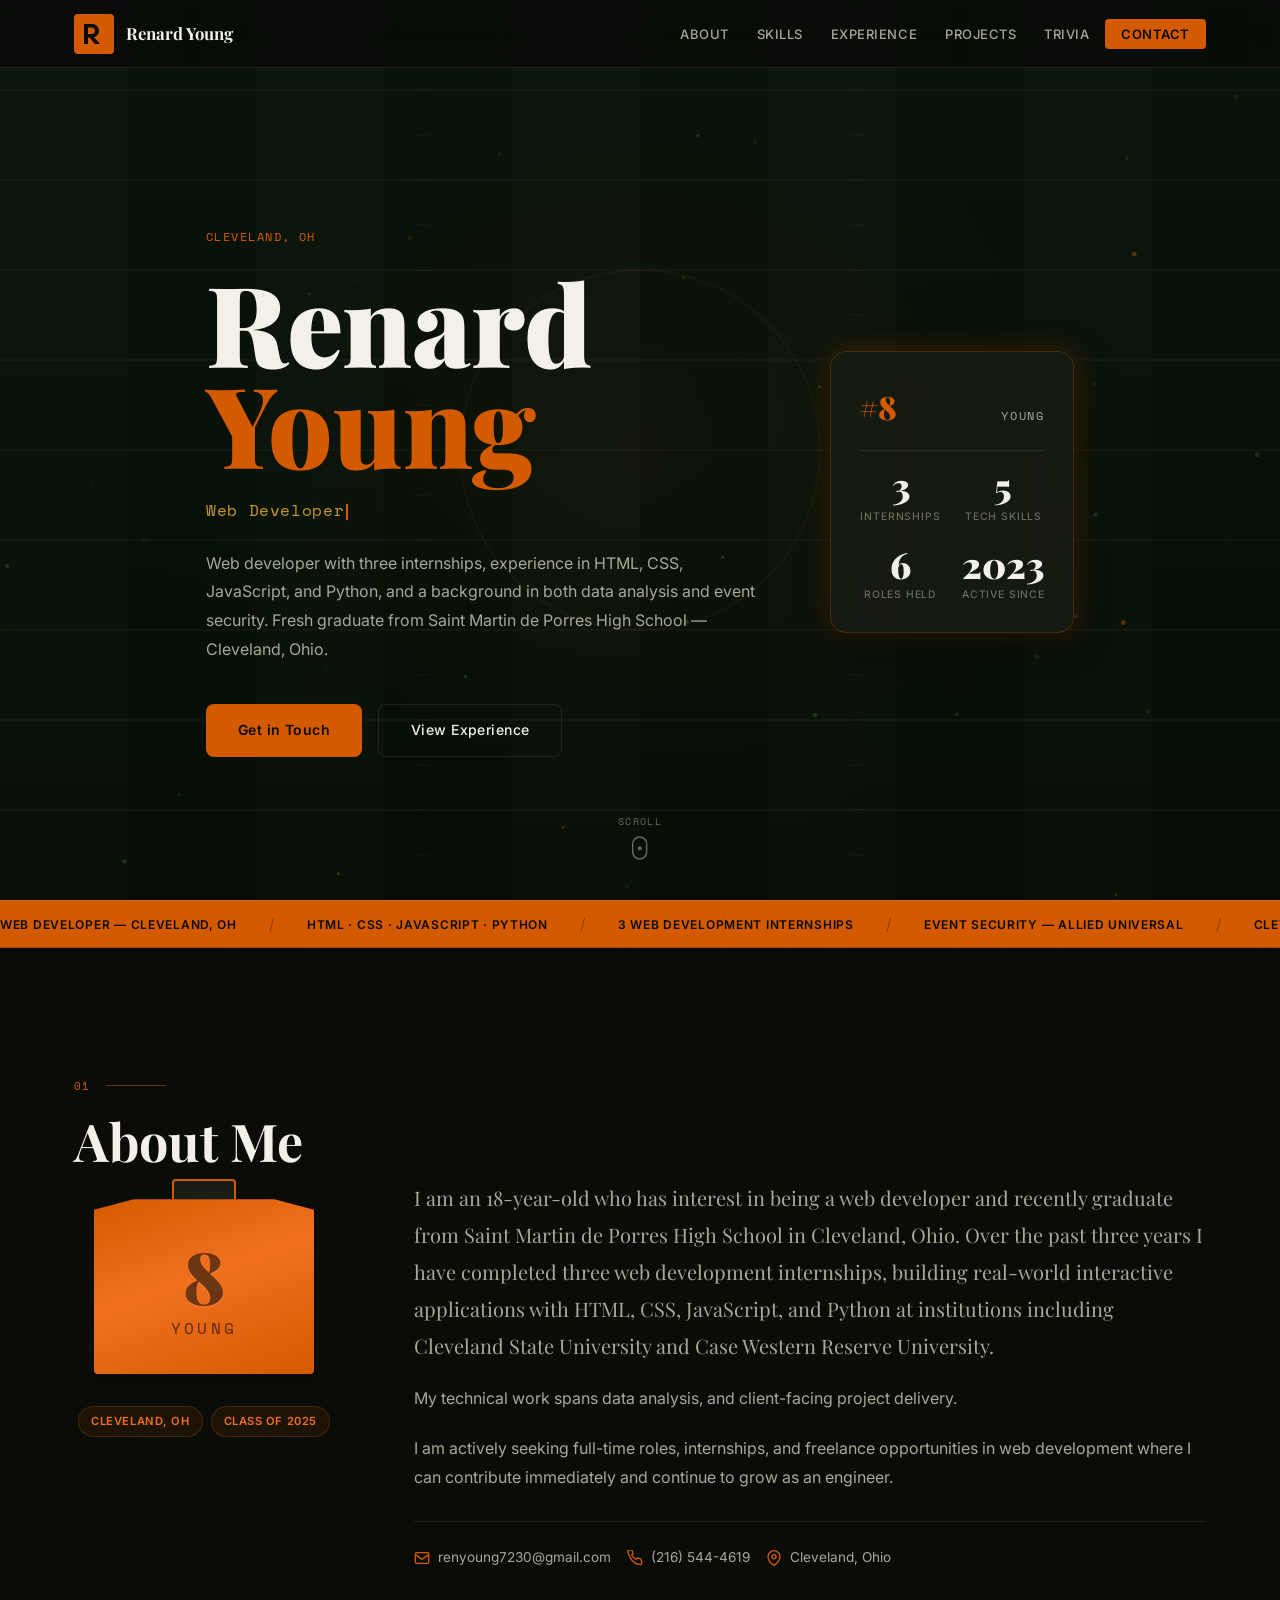
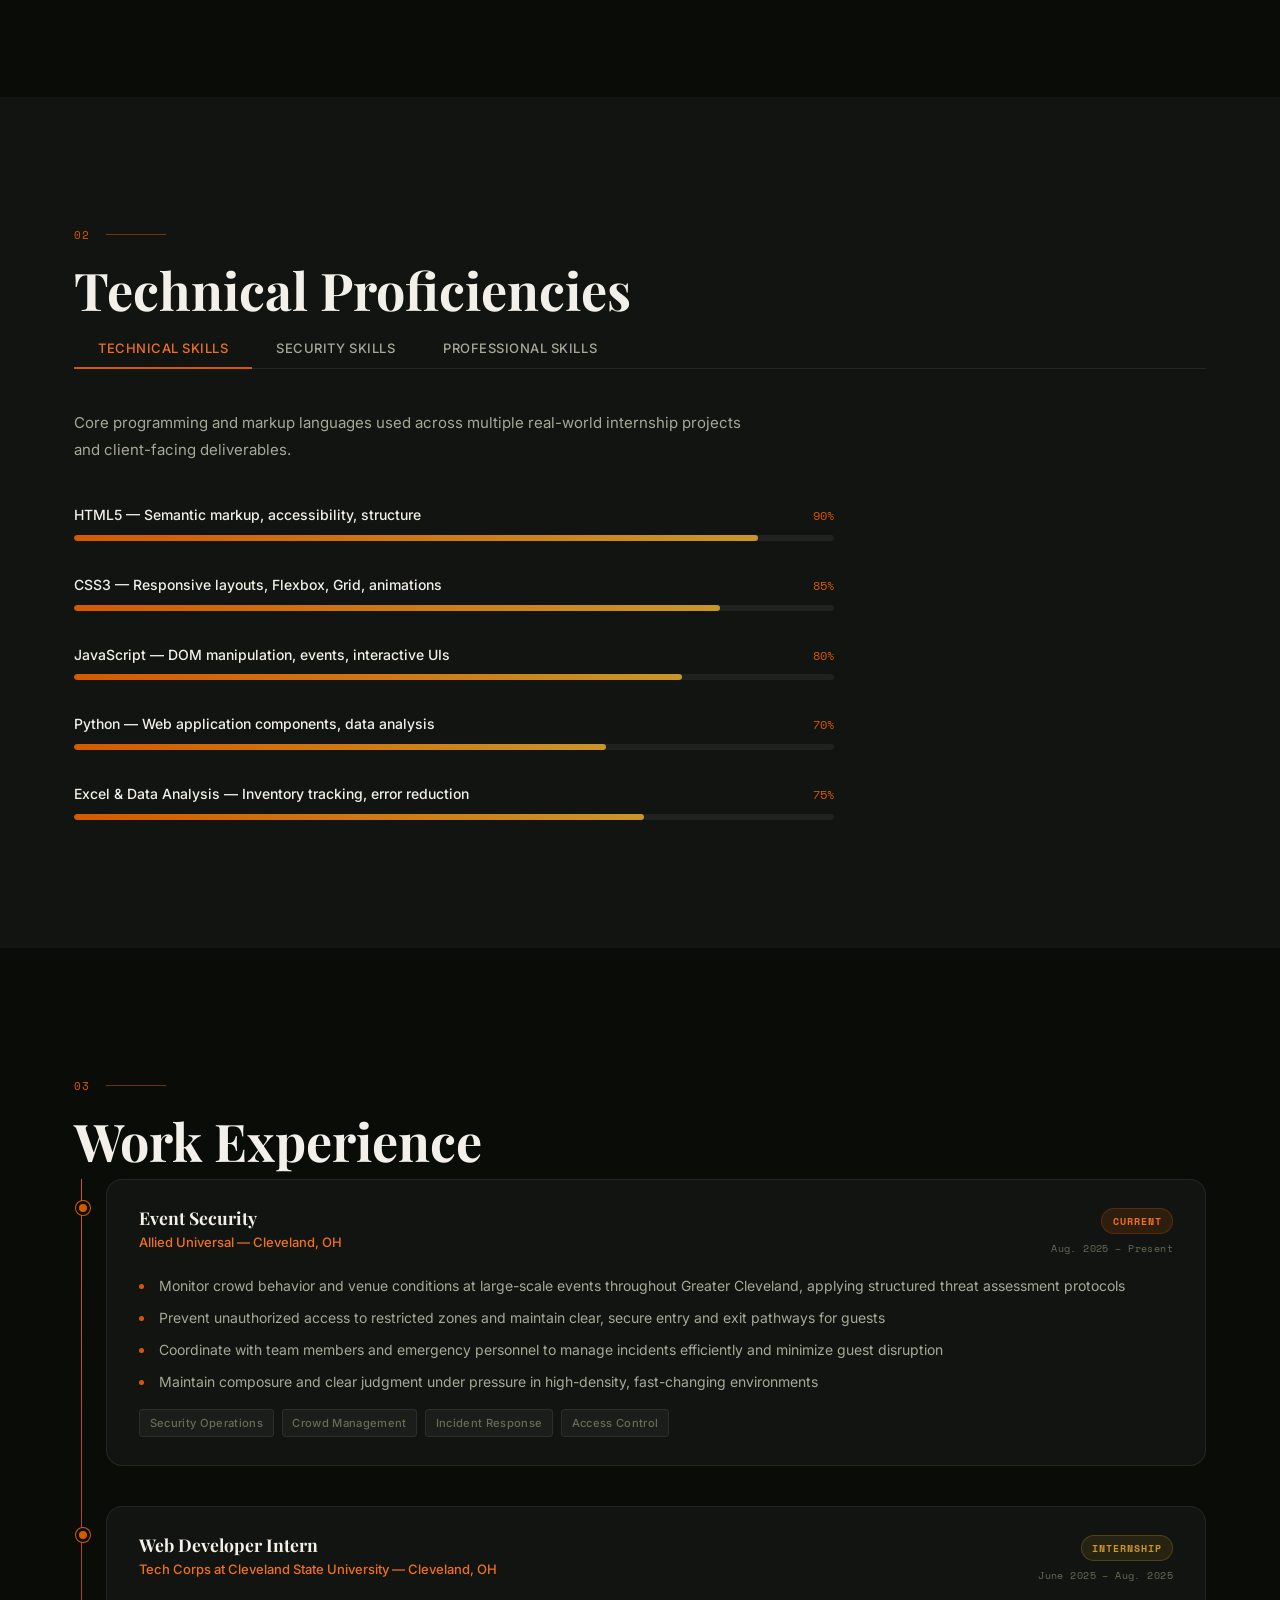
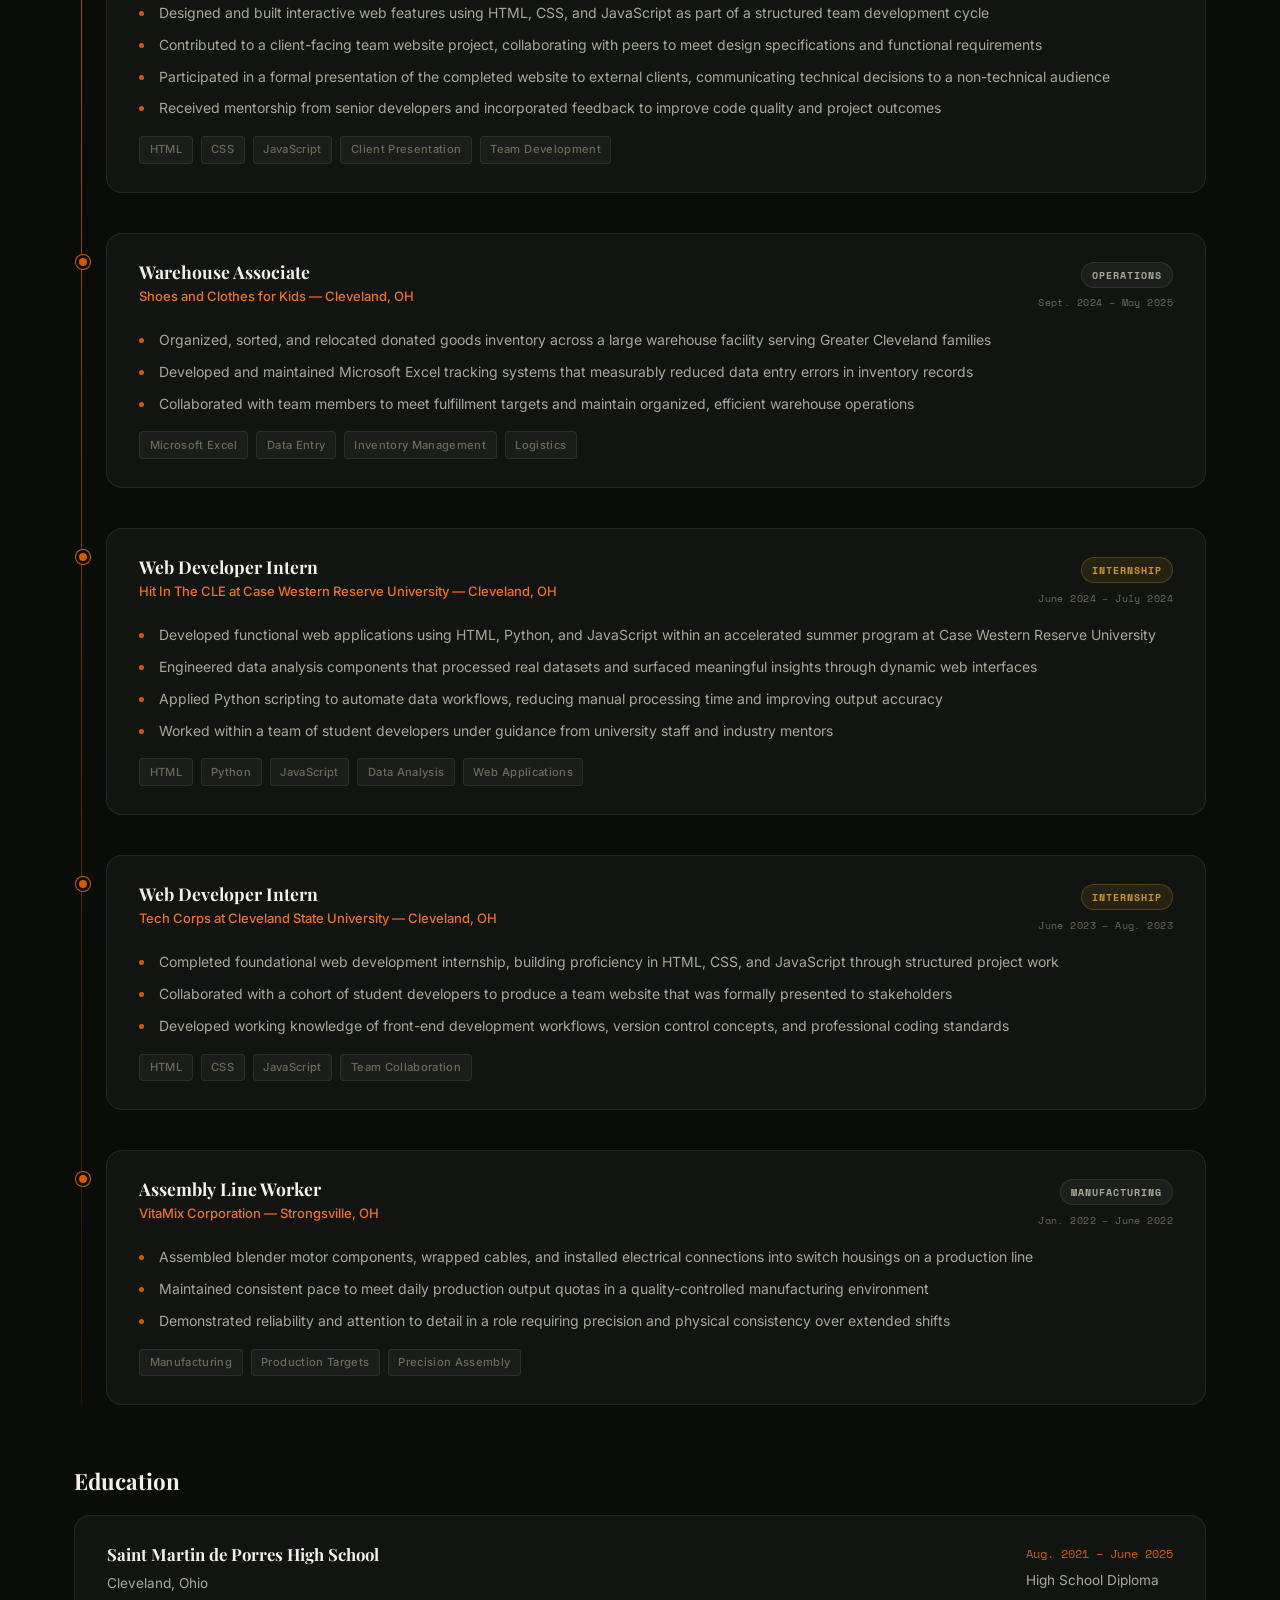
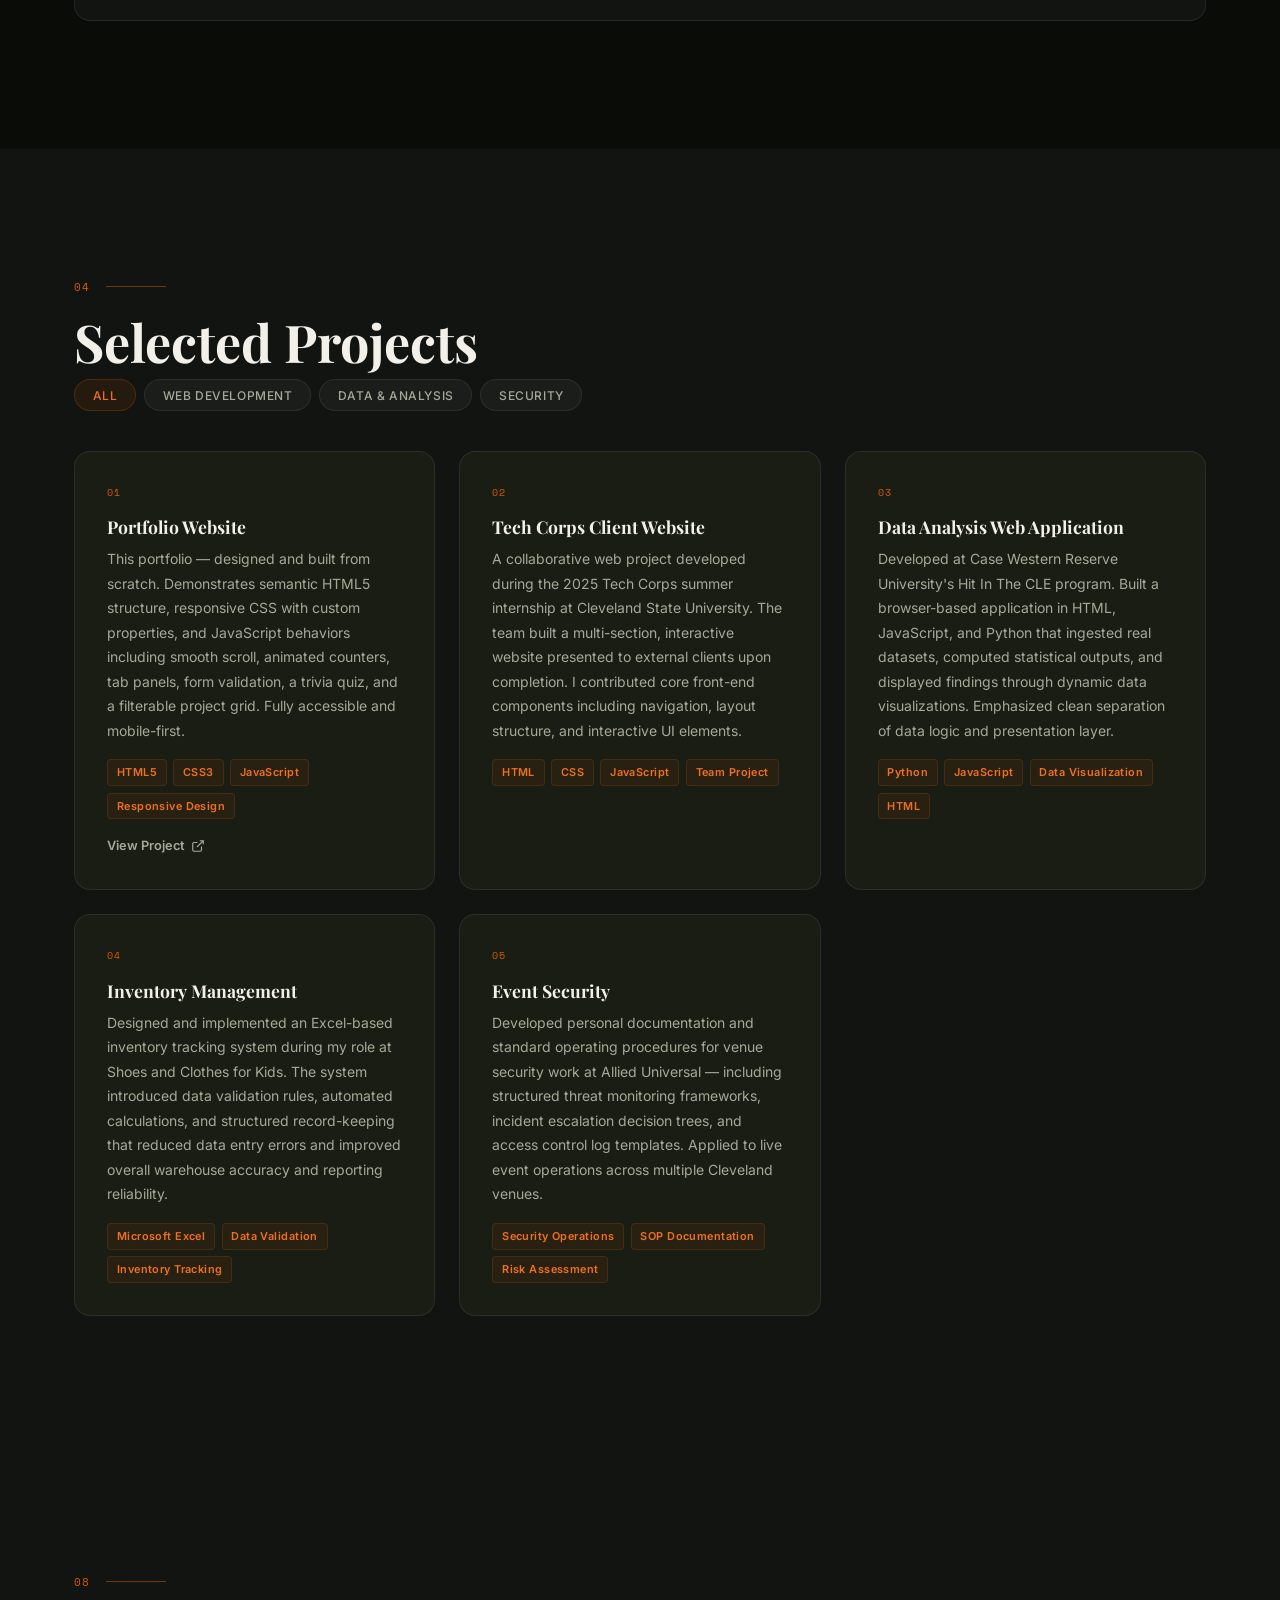
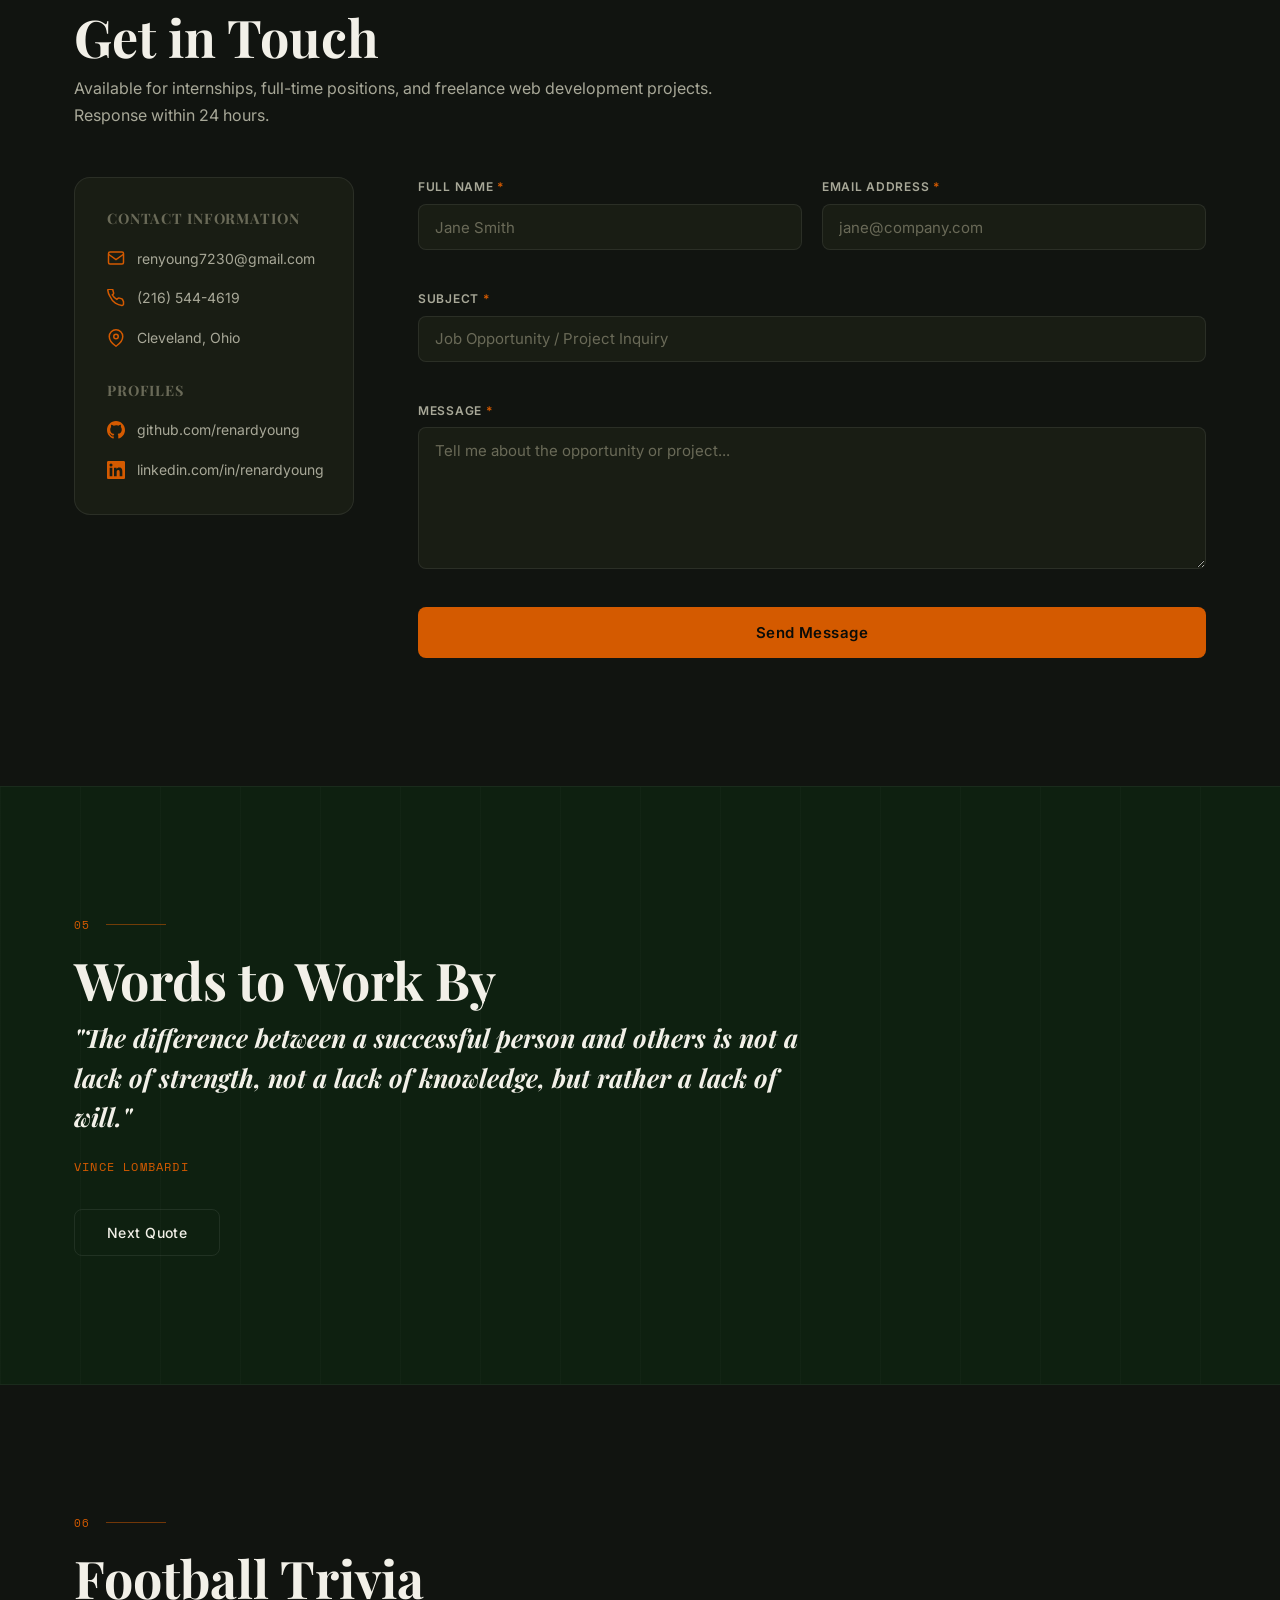
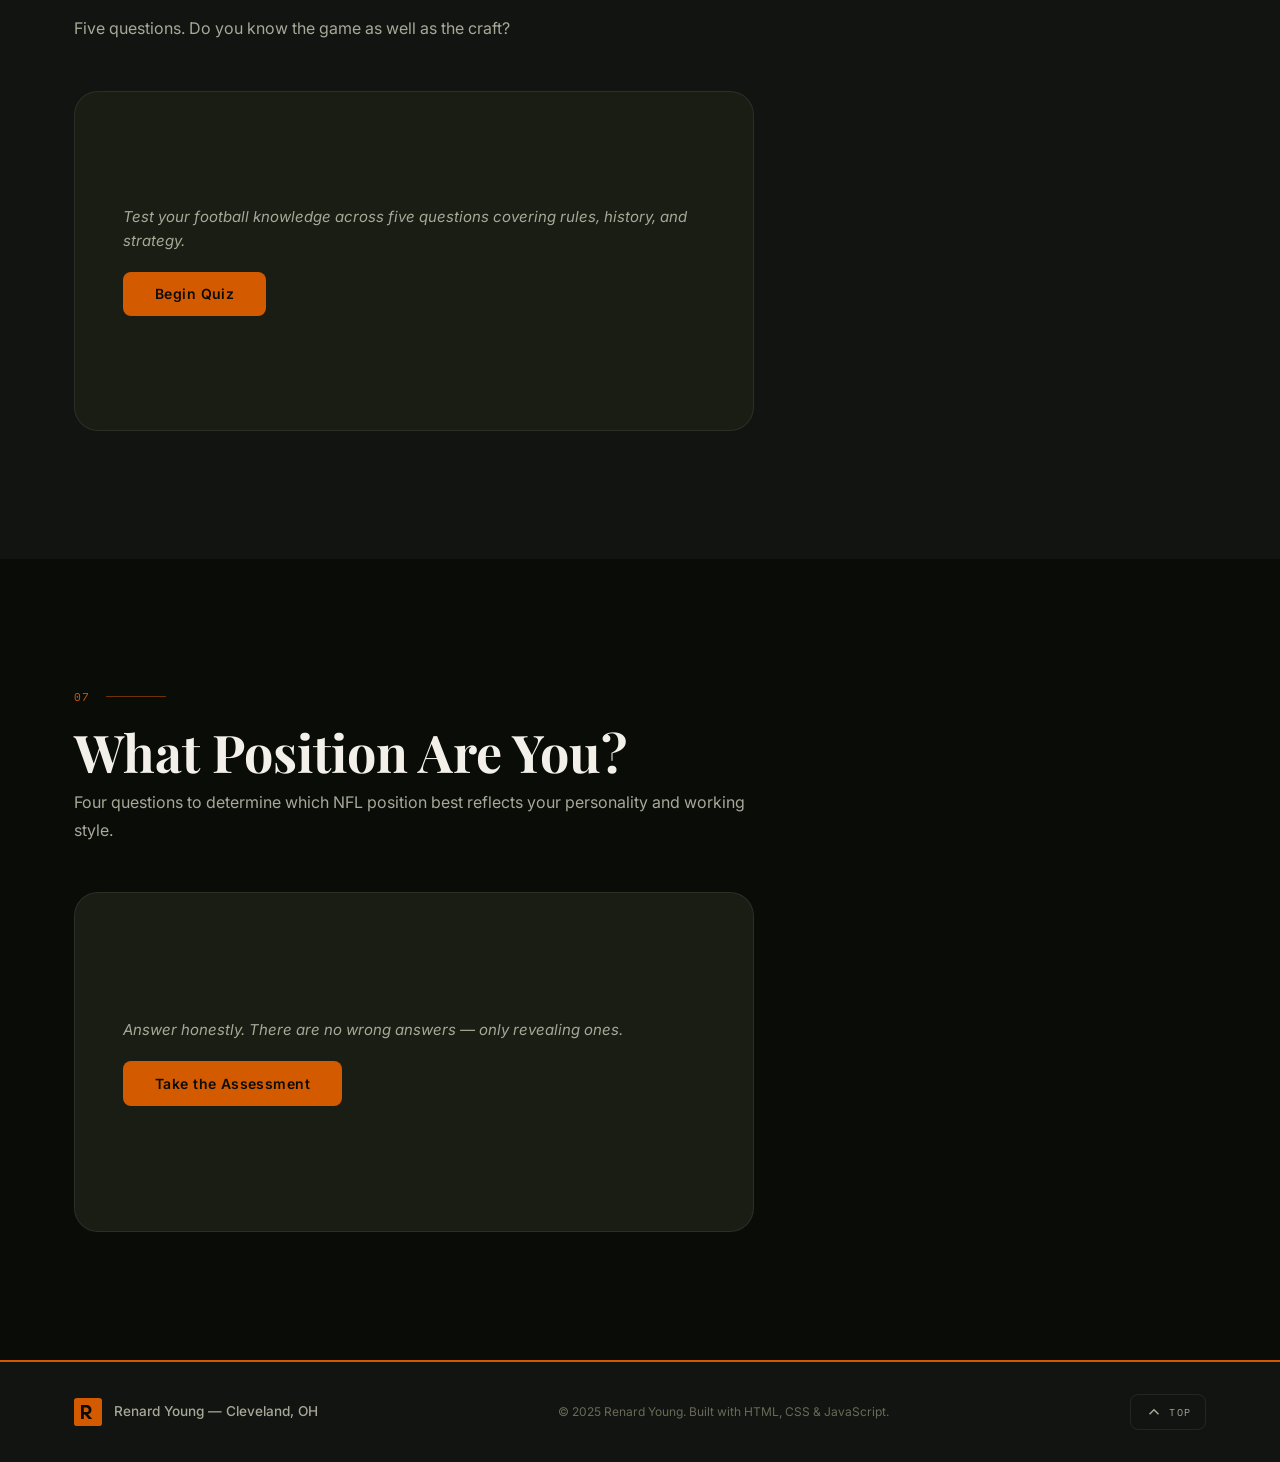
<file: index.html>
<!DOCTYPE html>
<html lang="en">
<head>
  <meta charset="UTF-8" />
  <meta name="viewport" content="width=device-width, initial-scale=1.0" />
  <title>Renard Young — Web Developer &amp; Security Professional</title>
  <meta name="description" content="Renard Young is an 18-year-old web developer based in Cleveland, OH — with three web development internships, JavaScript and Python experience, and a background in event security." />

  <link rel="preconnect" href="https://fonts.googleapis.com" />
  <link rel="preconnect" href="https://fonts.gstatic.com" crossorigin />
  <link href="https://fonts.googleapis.com/css2?family=Playfair+Display:wght@700;900&family=Inter:wght@300;400;500;600;700&family=Space+Mono:wght@400;700&display=swap" rel="stylesheet" />

  <link rel="stylesheet" href="./style.css" />
</head>
<body>

  <!-- Skip link -->
  <a href="#main-content" class="skip-link">Skip to main content</a>

  <!-- SCROLL PROGRESS -->
  <div id="scroll-progress" role="progressbar" aria-label="Reading progress" aria-valuenow="0" aria-valuemin="0" aria-valuemax="100"></div>

  <!-- NAV -->
  <header class="site-header" id="site-header">
    <nav class="nav-inner" aria-label="Main navigation">
      <!-- Logo -->
      <a href="#hero" class="logo-mark" aria-label="Renard Young — back to top">
        <svg width="40" height="40" viewBox="0 0 40 40" fill="none" xmlns="http://www.w3.org/2000/svg" aria-hidden="true">
          <rect width="40" height="40" rx="4" fill="var(--accent)"/>
          <path d="M10 10 H18 C22 10 25 13 25 17 C25 20 23 22.5 20 23.2 L26 30 H21 L15.5 23.5 H14 V30 H10 V10Z M14 13.5 V20 H17.5 C19.8 20 21 18.8 21 17 C21 15.2 19.8 13.5 17.5 13.5 H14Z" fill="var(--bg)"/>
        </svg>
        <span class="logo-name">Renard Young</span>
      </a>

      <!-- Desktop links -->
      <ul class="nav-links" id="nav-links" role="list">
        <li><a href="#about"      class="nav-link" data-section="about">About</a></li>
        <li><a href="#skills"     class="nav-link" data-section="skills">Skills</a></li>
        <li><a href="#experience" class="nav-link" data-section="experience">Experience</a></li>
        <li><a href="#projects"   class="nav-link" data-section="projects">Projects</a></li>
        <li><a href="#trivia"     class="nav-link" data-section="trivia">Trivia</a></li>
        <li><a href="#contact"    class="nav-link cta-nav" data-section="contact">Contact</a></li>
      </ul>

      <button class="hamburger" id="hamburger" aria-label="Open navigation menu" aria-expanded="false" aria-controls="mobile-nav">
        <span></span><span></span><span></span>
      </button>
    </nav>

    <!-- Mobile nav -->
    <div class="mobile-nav" id="mobile-nav" aria-hidden="true">
      <ul role="list">
        <li><a href="#about"      class="mobile-link">About</a></li>
        <li><a href="#skills"     class="mobile-link">Skills</a></li>
        <li><a href="#experience" class="mobile-link">Experience</a></li>
        <li><a href="#projects"   class="mobile-link">Projects</a></li>
        <li><a href="#trivia"     class="mobile-link">Trivia</a></li>
        <li><a href="#contact"    class="mobile-link">Contact</a></li>
      </ul>
    </div>
  </header>

  <main id="main-content">

    <!-- HERO -->
    <section id="hero" class="hero-section" aria-label="Introduction">
      <canvas id="hero-canvas" aria-hidden="true"></canvas>

      <div class="hero-layout">
        <div class="hero-content">
          <p class="hero-eyebrow">Cleveland, OH </p>

          <h1 class="hero-name">
            <span class="name-first">Renard</span>
            <span class="name-last">Young</span>
          </h1>

          <div class="hero-role" aria-live="polite">
            <span id="typewriter-text"></span><span class="type-cursor" aria-hidden="true"></span>
          </div>

          <p class="hero-summary">
            Web developer with three internships, experience in HTML, CSS, JavaScript, and Python, and a background in both data analysis and event security. Fresh graduate from Saint Martin de Porres High School — Cleveland, Ohio.
          </p>

          <div class="hero-actions">
            <a href="#contact" class="btn-primary">Get in Touch</a>
            <a href="#experience" class="btn-ghost">View Experience</a>
          </div>
        </div>

        <!-- Stat card -->
        <aside class="stat-card" aria-label="Key statistics">
          <header class="stat-card-header">
            <span class="stat-jersey-num">#8</span>
            <span class="stat-player-name">YOUNG</span>
          </header>
          <div class="stat-grid">
            <div class="stat-cell">
              <span class="stat-val" data-target="3">0</span>
              <span class="stat-lbl">Internships</span>
            </div>
            <div class="stat-cell">
              <span class="stat-val" data-target="5">0</span>
              <span class="stat-lbl">Tech Skills</span>
            </div>
            <div class="stat-cell">
              <span class="stat-val" data-target="6">0</span>
              <span class="stat-lbl">Roles Held</span>
            </div>
            <div class="stat-cell">
              <span class="stat-val" data-target="2023">0</span>
              <span class="stat-lbl">Active Since</span>
            </div>
          </div>
        </aside>
      </div>

      <div class="scroll-indicator" aria-hidden="true">
        <span>Scroll</span>
        <svg width="16" height="24" viewBox="0 0 16 24" fill="none">
          <rect x="1" y="1" width="14" height="22" rx="7" stroke="currentColor" stroke-width="1.5"/>
          <circle cx="8" cy="7" r="2" fill="currentColor">
            <animateTransform attributeName="transform" type="translate" values="0 0;0 8;0 0" dur="2s" repeatCount="indefinite"/>
          </circle>
        </svg>
      </div>
    </section>

    <!-- TICKER -->
    <div class="ticker-bar" aria-hidden="true">
      <div class="ticker-track" id="ticker-track">
        <span class="tick">Web Developer &mdash; Cleveland, OH</span>
        <span class="sep" aria-hidden="true">/</span>
        <span class="tick">HTML &middot; CSS &middot; JavaScript &middot; Python</span>
        <span class="sep" aria-hidden="true">/</span>
        <span class="tick">3 Web Development Internships</span>
        <span class="sep" aria-hidden="true">/</span>
        <span class="tick">Event Security &mdash; Allied Universal</span>
        <span class="sep" aria-hidden="true">/</span>
        <span class="tick">Cleveland State University &middot; Case Western Reserve</span>
        <span class="sep" aria-hidden="true">/</span>
        <span class="tick">Open to Full-Time &amp; Freelance Work</span>
        <span class="sep" aria-hidden="true">/</span>
        <!-- Duplicate for seamless loop -->
        <span class="tick">Web Developer &mdash; Cleveland, OH</span>
        <span class="sep" aria-hidden="true">/</span>
        <span class="tick">HTML &middot; CSS &middot; JavaScript &middot; Python</span>
        <span class="sep" aria-hidden="true">/</span>
        <span class="tick">3 Web Development Internships</span>
        <span class="sep" aria-hidden="true">/</span>
        <span class="tick">Event Security &mdash; Allied Universal</span>
        <span class="sep" aria-hidden="true">/</span>
        <span class="tick">Cleveland State University &middot; Case Western Reserve</span>
        <span class="sep" aria-hidden="true">/</span>
        <span class="tick">Open to Full-Time &amp; Freelance Work</span>
        <span class="sep" aria-hidden="true">/</span>
      </div>
    </div>

    <!-- ABOUT -->
    <section id="about" class="section" aria-labelledby="about-heading">
      <div class="container">
        <div class="section-meta">
          <span class="section-index">01</span>
          <span class="section-rule" aria-hidden="true"></span>
        </div>
        <h2 id="about-heading" class="section-title">About Me</h2>

        <div class="about-layout">
          <!-- Jersey graphic -->
          <div class="jersey-wrap reveal" aria-label="Jersey: Number 01, Young">
            <div class="jersey">
              <div class="jersey-collar" aria-hidden="true"></div>
              <div class="jersey-body" aria-hidden="true">
                <span class="jersey-num">8</span>
                <span class="jersey-name-tag">YOUNG</span>
              </div>
              <div class="jersey-hem" aria-hidden="true"></div>
            </div>
            <div class="jersey-badges">
              <span class="badge">Cleveland, OH</span>
              <span class="badge">Class of 2025</span>
            </div>
          </div>

          <!-- Bio copy -->
          <div class="about-copy reveal">
            <p class="about-lead">
              I am an 18-year-old who has interest in being a web developer and recently graduate from Saint Martin de Porres High School in Cleveland, Ohio. Over the past three years I have completed three web development internships, building real-world interactive applications with HTML, CSS, JavaScript, and Python at institutions including Cleveland State University and Case Western Reserve University.
            </p>
            <p>
              My technical work spans data analysis, and client-facing project delivery. 
            <p>
              I am actively seeking full-time roles, internships, and freelance opportunities in web development where I can contribute immediately and continue to grow as an engineer.
            </p>

            <div class="contact-row">
              <a href="mailto:renyoung7230@gmail.com" class="contact-link" target="_blank" rel="noopener noreferrer">
                <svg width="16" height="16" viewBox="0 0 24 24" fill="none" stroke="currentColor" stroke-width="2" aria-hidden="true"><rect x="2" y="4" width="20" height="16" rx="2"/><path d="m2 7 10 7 10-7"/></svg>
                renyoung7230@gmail.com
              </a>
              <a href="tel:2165444619" class="contact-link">
                <svg width="16" height="16" viewBox="0 0 24 24" fill="none" stroke="currentColor" stroke-width="2" aria-hidden="true"><path d="M22 16.92v3a2 2 0 0 1-2.18 2 19.79 19.79 0 0 1-8.63-3.07A19.5 19.5 0 0 1 4.09 10.1a19.79 19.79 0 0 1-3.07-8.67A2 2 0 0 1 3 .18h3a2 2 0 0 1 2 1.72c.127.96.361 1.903.7 2.81a2 2 0 0 1-.45 2.11L7.09 7.91a16 16 0 0 0 6 6l1.27-1.27a2 2 0 0 1 2.11-.45c.907.339 1.85.573 2.81.7A2 2 0 0 1 21 14.92z"/></svg>
                (216) 544-4619
              </a>
              <span class="contact-link static">
                <svg width="16" height="16" viewBox="0 0 24 24" fill="none" stroke="currentColor" stroke-width="2" aria-hidden="true"><path d="M21 10c0 7-9 13-9 13s-9-6-9-13a9 9 0 0 1 18 0z"/><circle cx="12" cy="10" r="3"/></svg>
                Cleveland, Ohio
              </span>
            </div>
          </div>
        </div>
      </div>
    </section>

    <!-- SKILLS -->
    <section id="skills" class="section section-alt" aria-labelledby="skills-heading">
      <div class="container">
        <div class="section-meta">
          <span class="section-index">02</span>
          <span class="section-rule" aria-hidden="true"></span>
        </div>
        <h2 id="skills-heading" class="section-title">Technical Proficiencies</h2>

        <!-- Tab bar -->
        <div class="tab-bar" role="tablist" aria-label="Skill categories">
          <button class="tab-btn active" role="tab" aria-selected="true" aria-controls="panel-tech" id="tab-tech">
            Technical Skills
          </button>
          <button class="tab-btn" role="tab" aria-selected="false" aria-controls="panel-security" id="tab-security">
            Security Skills
          </button>
          <button class="tab-btn" role="tab" aria-selected="false" aria-controls="panel-soft" id="tab-soft">
            Professional Skills
          </button>
        </div>

        <!-- Technical tab -->
        <div id="panel-tech" role="tabpanel" aria-labelledby="tab-tech" class="tab-panel">
          <div class="skills-intro reveal">
            <p>Core programming and markup languages used across multiple real-world internship projects and client-facing deliverables.</p>
          </div>
          <div class="skill-bars">
            <div class="skill-row reveal">
              <div class="skill-label-row">
                <span class="skill-name">HTML5 — Semantic markup, accessibility, structure</span>
                <span class="skill-pct">90%</span>
              </div>
              <div class="skill-track" role="progressbar" aria-valuenow="90" aria-valuemin="0" aria-valuemax="100" aria-label="HTML5 proficiency 90%">
                <div class="skill-fill" data-width="90"></div>
              </div>
            </div>
            <div class="skill-row reveal">
              <div class="skill-label-row">
                <span class="skill-name">CSS3 — Responsive layouts, Flexbox, Grid, animations</span>
                <span class="skill-pct">85%</span>
              </div>
              <div class="skill-track" role="progressbar" aria-valuenow="85" aria-valuemin="0" aria-valuemax="100" aria-label="CSS3 proficiency 85%">
                <div class="skill-fill" data-width="85"></div>
              </div>
            </div>
            <div class="skill-row reveal">
              <div class="skill-label-row">
                <span class="skill-name">JavaScript — DOM manipulation, events, interactive UIs</span>
                <span class="skill-pct">80%</span>
              </div>
              <div class="skill-track" role="progressbar" aria-valuenow="80" aria-valuemin="0" aria-valuemax="100" aria-label="JavaScript proficiency 80%">
                <div class="skill-fill" data-width="80"></div>
              </div>
            </div>
            <div class="skill-row reveal">
              <div class="skill-label-row">
                <span class="skill-name">Python — Web application components, data analysis</span>
                <span class="skill-pct">70%</span>
              </div>
              <div class="skill-track" role="progressbar" aria-valuenow="70" aria-valuemin="0" aria-valuemax="100" aria-label="Python proficiency 70%">
                <div class="skill-fill" data-width="70"></div>
              </div>
            </div>
            <div class="skill-row reveal">
              <div class="skill-label-row">
                <span class="skill-name">Excel &amp; Data Analysis — Inventory tracking, error reduction</span>
                <span class="skill-pct">75%</span>
              </div>
              <div class="skill-track" role="progressbar" aria-valuenow="75" aria-valuemin="0" aria-valuemax="100" aria-label="Excel and Data Analysis proficiency 75%">
                <div class="skill-fill" data-width="75"></div>
              </div>
            </div>
          </div>
        </div>

        <!-- Security tab -->
        <div id="panel-security" role="tabpanel" aria-labelledby="tab-security" class="tab-panel hidden">
          <div class="skills-intro reveal">
            <p>Applied security competencies developed through professional experience as an Event Security  at Allied Universal, working live events in the Greater Cleveland area.</p>
          </div>
          <div class="skill-cards reveal">
            <article class="skill-card">
              <h3 class="skill-card-title">Threat Monitoring</h3>
              <p>Continuous observation of crowd behavior and environmental conditions to identify potential risks before they escalate. Practiced in high-density public venues with thousands of attendees.</p>
            </article>
            <article class="skill-card">
              <h3 class="skill-card-title">Incident Response</h3>
              <p>Rapid, composed decision-making when security incidents occur — including crowd disturbances, medical emergencies, and unauthorized access attempts. Trained to communicate clearly with team members and emergency personnel.</p>
            </article>
            <article class="skill-card">
              <h3 class="skill-card-title">Access Control</h3>
              <p>Enforcing perimeter security at event venues, verifying credentials, managing entry and exit flow, and ensuring only authorized personnel access restricted areas.</p>
            </article>
            <article class="skill-card">
              <h3 class="skill-card-title">Situational Awareness</h3>
              <p>Maintaining heightened alertness across large, dynamic environments. Recognizing behavioral anomalies and responding appropriately while minimizing disruption to guests.</p>
            </article>
          </div>
        </div>

        <!-- Soft skills tab -->
        <div id="panel-soft" role="tabpanel" aria-labelledby="tab-soft" class="tab-panel hidden">
          <div class="skills-intro reveal">
            <p>Professional and interpersonal strengths demonstrated across multiple internships, team-based projects, and client-facing presentations.</p>
          </div>
          <div class="skill-cards reveal">
            <article class="skill-card">
              <h3 class="skill-card-title">Team Collaboration</h3>
              <p>Contributed to cross-functional teams at both Cleveland State University and Case Western Reserve University. Participated in iterative development cycles and delivered polished project presentations to real clients.</p>
            </article>
            <article class="skill-card">
              <h3 class="skill-card-title">Problem Solving</h3>
              <p>Demonstrated ability to break down unfamiliar technical challenges into manageable components. Learned and applied new technologies quickly within the structured timelines of summer internship programs.</p>
            </article>
            <article class="skill-card">
              <h3 class="skill-card-title">Attention to Detail</h3>
              <p>From pixel-accurate front-end layouts to precisely maintained Excel inventory records at Shoes and Clothes for Kids — accuracy is a consistent priority across every role I have held.</p>
            </article>
            <article class="skill-card">
              <h3 class="skill-card-title">Data Literacy</h3>
              <p>Practical experience building data analysis components in Python and JavaScript, as well as using Excel to track and reduce data entry errors in a warehouse logistics context.</p>
            </article>
          </div>
        </div>
      </div>
    </section>

    <!-- EXPERIENCE -->
    <section id="experience" class="section" aria-labelledby="exp-heading">
      <div class="container">
        <div class="section-meta">
          <span class="section-index">03</span>
          <span class="section-rule" aria-hidden="true"></span>
        </div>
        <h2 id="exp-heading" class="section-title">Work Experience</h2>

        <div class="timeline" role="list">

          <article class="tl-item reveal" role="listitem">
            <div class="tl-marker" aria-hidden="true"></div>
            <div class="tl-card">
              <div class="tl-top">
                <div class="tl-heading">
                  <h3 class="tl-role">Event Security </h3>
                  <p class="tl-org">Allied Universal &mdash; Cleveland, OH</p>
                </div>
                <div class="tl-meta">
                  <span class="tl-badge current">Current</span>
                  <time class="tl-date" datetime="2025-08">Aug. 2025 &ndash; Present</time>
                </div>
              </div>
              <ul class="tl-bullets" aria-label="Responsibilities">
                <li>Monitor crowd behavior and venue conditions at large-scale events throughout Greater Cleveland, applying structured threat assessment protocols</li>
                <li>Prevent unauthorized access to restricted zones and maintain clear, secure entry and exit pathways for guests</li>
                <li>Coordinate with team members and emergency personnel to manage incidents efficiently and minimize guest disruption</li>
                <li>Maintain composure and clear judgment under pressure in high-density, fast-changing environments</li>
              </ul>
              <div class="tl-tags" aria-label="Skill tags">
                <span class="tag">Security Operations</span>
                <span class="tag">Crowd Management</span>
                <span class="tag">Incident Response</span>
                <span class="tag">Access Control</span>
              </div>
            </div>
          </article>

          <article class="tl-item reveal" role="listitem">
            <div class="tl-marker" aria-hidden="true"></div>
            <div class="tl-card">
              <div class="tl-top">
                <div class="tl-heading">
                  <h3 class="tl-role">Web Developer Intern</h3>
                  <p class="tl-org">Tech Corps at Cleveland State University &mdash; Cleveland, OH</p>
                </div>
                <div class="tl-meta">
                  <span class="tl-badge intern">Internship</span>
                  <time class="tl-date" datetime="2025-06">June 2025 &ndash; Aug. 2025</time>
                </div>
              </div>
              <ul class="tl-bullets" aria-label="Responsibilities">
                <li>Designed and built interactive web features using HTML, CSS, and JavaScript as part of a structured team development cycle</li>
                <li>Contributed to a client-facing team website project, collaborating with peers to meet design specifications and functional requirements</li>
                <li>Participated in a formal presentation of the completed website to external clients, communicating technical decisions to a non-technical audience</li>
                <li>Received mentorship from senior developers and incorporated feedback to improve code quality and project outcomes</li>
              </ul>
              <div class="tl-tags" aria-label="Skill tags">
                <span class="tag">HTML</span>
                <span class="tag">CSS</span>
                <span class="tag">JavaScript</span>
                <span class="tag">Client Presentation</span>
                <span class="tag">Team Development</span>
              </div>
            </div>
          </article>

          <article class="tl-item reveal" role="listitem">
            <div class="tl-marker" aria-hidden="true"></div>
            <div class="tl-card">
              <div class="tl-top">
                <div class="tl-heading">
                  <h3 class="tl-role">Warehouse Associate</h3>
                  <p class="tl-org">Shoes and Clothes for Kids &mdash; Cleveland, OH</p>
                </div>
                <div class="tl-meta">
                  <span class="tl-badge ops">Operations</span>
                  <time class="tl-date" datetime="2024-09">Sept. 2024 &ndash; May 2025</time>
                </div>
              </div>
              <ul class="tl-bullets" aria-label="Responsibilities">
                <li>Organized, sorted, and relocated donated goods inventory across a large warehouse facility serving Greater Cleveland families</li>
                <li>Developed and maintained Microsoft Excel tracking systems that measurably reduced data entry errors in inventory records</li>
                <li>Collaborated with team members to meet fulfillment targets and maintain organized, efficient warehouse operations</li>
              </ul>
              <div class="tl-tags" aria-label="Skill tags">
                <span class="tag">Microsoft Excel</span>
                <span class="tag">Data Entry</span>
                <span class="tag">Inventory Management</span>
                <span class="tag">Logistics</span>
              </div>
            </div>
          </article>

          <article class="tl-item reveal" role="listitem">
            <div class="tl-marker" aria-hidden="true"></div>
            <div class="tl-card">
              <div class="tl-top">
                <div class="tl-heading">
                  <h3 class="tl-role">Web Developer Intern</h3>
                  <p class="tl-org">Hit In The CLE at Case Western Reserve University &mdash; Cleveland, OH</p>
                </div>
                <div class="tl-meta">
                  <span class="tl-badge intern">Internship</span>
                  <time class="tl-date" datetime="2024-06">June 2024 &ndash; July 2024</time>
                </div>
              </div>
              <ul class="tl-bullets" aria-label="Responsibilities">
                <li>Developed functional web applications using HTML, Python, and JavaScript within an accelerated summer program at Case Western Reserve University</li>
                <li>Engineered data analysis components that processed real datasets and surfaced meaningful insights through dynamic web interfaces</li>
                <li>Applied Python scripting to automate data workflows, reducing manual processing time and improving output accuracy</li>
                <li>Worked within a team of student developers under guidance from university staff and industry mentors</li>
              </ul>
              <div class="tl-tags" aria-label="Skill tags">
                <span class="tag">HTML</span>
                <span class="tag">Python</span>
                <span class="tag">JavaScript</span>
                <span class="tag">Data Analysis</span>
                <span class="tag">Web Applications</span>
              </div>
            </div>
          </article>

          <article class="tl-item reveal" role="listitem">
            <div class="tl-marker" aria-hidden="true"></div>
            <div class="tl-card">
              <div class="tl-top">
                <div class="tl-heading">
                  <h3 class="tl-role">Web Developer Intern</h3>
                  <p class="tl-org">Tech Corps at Cleveland State University &mdash; Cleveland, OH</p>
                </div>
                <div class="tl-meta">
                  <span class="tl-badge intern">Internship</span>
                  <time class="tl-date" datetime="2023-06">June 2023 &ndash; Aug. 2023</time>
                </div>
              </div>
              <ul class="tl-bullets" aria-label="Responsibilities">
                <li>Completed foundational web development internship, building proficiency in HTML, CSS, and JavaScript through structured project work</li>
                <li>Collaborated with a cohort of student developers to produce a team website that was formally presented to stakeholders</li>
                <li>Developed working knowledge of front-end development workflows, version control concepts, and professional coding standards</li>
              </ul>
              <div class="tl-tags" aria-label="Skill tags">
                <span class="tag">HTML</span>
                <span class="tag">CSS</span>
                <span class="tag">JavaScript</span>
                <span class="tag">Team Collaboration</span>
              </div>
            </div>
          </article>

          <article class="tl-item reveal" role="listitem">
            <div class="tl-marker" aria-hidden="true"></div>
            <div class="tl-card">
              <div class="tl-top">
                <div class="tl-heading">
                  <h3 class="tl-role">Assembly Line Worker</h3>
                  <p class="tl-org">VitaMix Corporation &mdash; Strongsville, OH</p>
                </div>
                <div class="tl-meta">
                  <span class="tl-badge ops">Manufacturing</span>
                  <time class="tl-date" datetime="2022-01">Jan. 2022 &ndash; June 2022</time>
                </div>
              </div>
              <ul class="tl-bullets" aria-label="Responsibilities">
                <li>Assembled blender motor components, wrapped cables, and installed electrical connections into switch housings on a production line</li>
                <li>Maintained consistent pace to meet daily production output quotas in a quality-controlled manufacturing environment</li>
                <li>Demonstrated reliability and attention to detail in a role requiring precision and physical consistency over extended shifts</li>
              </ul>
              <div class="tl-tags" aria-label="Skill tags">
                <span class="tag">Manufacturing</span>
                <span class="tag">Production Targets</span>
                <span class="tag">Precision Assembly</span>
              </div>
            </div>
          </article>

        </div>

        <!-- Education -->
        <div class="edu-block reveal">
          <h3 class="edu-heading">Education</h3>
          <div class="edu-card">
            <div class="edu-left">
              <p class="edu-school">Saint Martin de Porres High School</p>
              <p class="edu-loc">Cleveland, Ohio</p>
            </div>
            <div class="edu-right">
              <time class="edu-dates">Aug. 2021 &ndash; June 2025</time>
              <p class="edu-note">High School Diploma</p>
            </div>
          </div>
        </div>
      </div>
    </section>

    <!-- PROJECTS -->
    <section id="projects" class="section section-alt" aria-labelledby="proj-heading">
      <div class="container">
        <div class="section-meta">
          <span class="section-index">04</span>
          <span class="section-rule" aria-hidden="true"></span>
        </div>
        <h2 id="proj-heading" class="section-title">Selected Projects</h2>

        <!-- Filter -->
        <div class="filter-row" role="group" aria-label="Filter projects by category">
          <button class="filter-btn active" data-filter="all">All</button>
          <button class="filter-btn" data-filter="web">Web Development</button>
          <button class="filter-btn" data-filter="data">Data &amp; Analysis</button>
          <button class="filter-btn" data-filter="security">Security</button>
        </div>

        <div class="projects-grid" id="projects-grid">

          <article class="proj-card reveal" data-cat="web" tabindex="0">
            <div class="proj-num" aria-hidden="true">01</div>
            <div class="proj-body">
              <h3 class="proj-title">Portfolio Website</h3>
              <p class="proj-desc">This portfolio — designed and built from scratch. Demonstrates semantic HTML5 structure, responsive CSS with custom properties, and JavaScript behaviors including smooth scroll, animated counters, tab panels, form validation, a trivia quiz, and a filterable project grid. Fully accessible and mobile-first.</p>
              <div class="proj-tags">
                <span class="ptag">HTML5</span>
                <span class="ptag">CSS3</span>
                <span class="ptag">JavaScript</span>
                <span class="ptag">Responsive Design</span>
              </div>
            </div>
            <a href="#" class="proj-link" target="_blank" rel="noopener noreferrer" aria-label="View Portfolio Website source">
              View Project
              <svg width="14" height="14" viewBox="0 0 24 24" fill="none" stroke="currentColor" stroke-width="2" aria-hidden="true"><path d="M18 13v6a2 2 0 0 1-2 2H5a2 2 0 0 1-2-2V8a2 2 0 0 1 2-2h6"/><polyline points="15 3 21 3 21 9"/><line x1="10" y1="14" x2="21" y2="3"/></svg>
            </a>
          </article>

          <article class="proj-card reveal" data-cat="web" tabindex="0">
            <div class="proj-num" aria-hidden="true">02</div>
            <div class="proj-body">
              <h3 class="proj-title">Tech Corps Client Website</h3>
              <p class="proj-desc">A collaborative web project developed during the 2025 Tech Corps summer internship at Cleveland State University. The team built a multi-section, interactive website presented to external clients upon completion. I contributed core front-end components including navigation, layout structure, and interactive UI elements.</p>
              <div class="proj-tags">
                <span class="ptag">HTML</span>
                <span class="ptag">CSS</span>
                <span class="ptag">JavaScript</span>
                <span class="ptag">Team Project</span>
              </div>
            </div>           
          </article>

          <article class="proj-card reveal" data-cat="web data" tabindex="0">
            <div class="proj-num" aria-hidden="true">03</div>
            <div class="proj-body">
              <h3 class="proj-title">Data Analysis Web Application</h3>
              <p class="proj-desc">Developed at Case Western Reserve University's Hit In The CLE program. Built a browser-based application in HTML, JavaScript, and Python that ingested real datasets, computed statistical outputs, and displayed findings through dynamic data visualizations. Emphasized clean separation of data logic and presentation layer.</p>
              <div class="proj-tags">
                <span class="ptag">Python</span>
                <span class="ptag">JavaScript</span>
                <span class="ptag">Data Visualization</span>
                <span class="ptag">HTML</span>
              </div>
            </div>          
          </article>

          <article class="proj-card reveal" data-cat="data" tabindex="0">
            <div class="proj-num" aria-hidden="true">04</div>
            <div class="proj-body">
              <h3 class="proj-title">Inventory Management </h3>
              <p class="proj-desc">Designed and implemented an Excel-based inventory tracking system during my role at Shoes and Clothes for Kids. The system introduced data validation rules, automated calculations, and structured record-keeping that reduced data entry errors and improved overall warehouse accuracy and reporting reliability.</p>
              <div class="proj-tags">
                <span class="ptag">Microsoft Excel</span>
                <span class="ptag">Data Validation</span>
                <span class="ptag">Inventory Tracking</span>
              </div>
            </div>           
          </article>

          <article class="proj-card reveal" data-cat="security" tabindex="0">
            <div class="proj-num" aria-hidden="true">05</div>
            <div class="proj-body">
              <h3 class="proj-title">Event Security </h3>
              <p class="proj-desc">Developed personal documentation and standard operating procedures for venue security work at Allied Universal — including structured threat monitoring frameworks, incident escalation decision trees, and access control log templates. Applied to live event operations across multiple Cleveland venues.</p>
              <div class="proj-tags">
                <span class="ptag">Security Operations</span>
                <span class="ptag">SOP Documentation</span>
                <span class="ptag">Risk Assessment</span>
              </div>
            </div>
          </article>
        </div>
      </div>
    </section>
      <!-- CONTACT -->
    <section id="contact" class="section section-alt" aria-labelledby="contact-heading">
      <div class="container">
        <div class="section-meta">
          <span class="section-index">08</span>
          <span class="section-rule" aria-hidden="true"></span>
        </div>
        <h2 id="contact-heading" class="section-title">Get in Touch</h2>
        <p class="section-sub">Available for internships, full-time positions, and freelance web development projects. Response within 24 hours.</p>

        <div class="contact-layout">
          <!-- Info panel -->
          <div class="contact-info reveal">
            <div class="info-card">
              <h3 class="info-card-title">Contact Information</h3>
              <ul class="info-list" role="list">
                <li>
                  <svg width="18" height="18" viewBox="0 0 24 24" fill="none" stroke="currentColor" stroke-width="2" aria-hidden="true"><rect x="2" y="4" width="20" height="16" rx="2"/><path d="m2 7 10 7 10-7"/></svg>
                  <a href="mailto:renyoung7230@gmail.com" target="_blank" rel="noopener noreferrer">renyoung7230@gmail.com</a>
                </li>
                <li>
                  <svg width="18" height="18" viewBox="0 0 24 24" fill="none" stroke="currentColor" stroke-width="2" aria-hidden="true"><path d="M22 16.92v3a2 2 0 0 1-2.18 2 19.79 19.79 0 0 1-8.63-3.07A19.5 19.5 0 0 1 4.09 10.1a19.79 19.79 0 0 1-3.07-8.67A2 2 0 0 1 3 .18h3a2 2 0 0 1 2 1.72c.127.96.361 1.903.7 2.81a2 2 0 0 1-.45 2.11L7.09 7.91a16 16 0 0 0 6 6l1.27-1.27a2 2 0 0 1 2.11-.45c.907.339 1.85.573 2.81.7A2 2 0 0 1 21 14.92z"/></svg>
                  <a href="tel:2165444619">(216) 544-4619</a>
                </li>
                <li>
                  <svg width="18" height="18" viewBox="0 0 24 24" fill="none" stroke="currentColor" stroke-width="2" aria-hidden="true"><path d="M21 10c0 7-9 13-9 13s-9-6-9-13a9 9 0 0 1 18 0z"/><circle cx="12" cy="10" r="3"/></svg>
                  <span>Cleveland, Ohio</span>
                </li>
              </ul>

              <h3 class="info-card-title" style="margin-top:2rem">Profiles</h3>
              <ul class="info-list" role="list">
                <li>
                  <svg width="18" height="18" viewBox="0 0 24 24" fill="currentColor" aria-hidden="true"><path d="M12 0C5.374 0 0 5.373 0 12c0 5.302 3.438 9.8 8.207 11.387.599.111.793-.261.793-.577v-2.234c-3.338.726-4.033-1.416-4.033-1.416-.546-1.387-1.333-1.756-1.333-1.756-1.089-.745.083-.729.083-.729 1.205.084 1.839 1.237 1.839 1.237 1.07 1.834 2.807 1.304 3.492.997.107-.775.418-1.305.762-1.604-2.665-.305-5.467-1.334-5.467-5.931 0-1.311.469-2.381 1.236-3.221-.124-.303-.535-1.524.117-3.176 0 0 1.008-.322 3.301 1.23A11.509 11.509 0 0 1 12 5.803c1.02.005 2.047.138 3.006.404 2.291-1.552 3.297-1.23 3.297-1.23.653 1.653.242 2.874.118 3.176.77.84 1.235 1.911 1.235 3.221 0 4.609-2.807 5.624-5.479 5.921.43.372.823 1.102.823 2.222v3.293c0 .319.192.694.801.576C20.566 21.797 24 17.3 24 12c0-6.627-5.373-12-12-12z"/></svg>
                  <a href="https://github.com/renardyoung" target="_blank" rel="noopener noreferrer">github.com/renardyoung</a>
                </li>
                <li>
                  <svg width="18" height="18" viewBox="0 0 24 24" fill="currentColor" aria-hidden="true"><path d="M20.447 20.452h-3.554v-5.569c0-1.328-.027-3.037-1.852-3.037-1.853 0-2.136 1.445-2.136 2.939v5.667H9.351V9h3.414v1.561h.046c.477-.9 1.637-1.85 3.37-1.85 3.601 0 4.267 2.37 4.267 5.455v6.286zM5.337 7.433a2.062 2.062 0 0 1-2.063-2.065 2.064 2.064 0 1 1 2.063 2.065zm1.782 13.019H3.555V9h3.564v11.452zM22.225 0H1.771C.792 0 0 .774 0 1.729v20.542C0 23.227.792 24 1.771 24h20.451C23.2 24 24 23.227 24 22.271V1.729C24 .774 23.2 0 22.222 0h.003z"/></svg>
                  <a href="https://linkedin.com/in/renardyoung" target="_blank" rel="noopener noreferrer">linkedin.com/in/renardyoung</a>
                </li>
              </ul>
            </div>
          </div>

          <!-- Form -->
          <form class="contact-form reveal" id="contact-form" novalidate aria-label="Contact form">
            <div class="form-row">
              <div class="field-group">
                <label for="f-name">Full Name <abbr title="required">*</abbr></label>
                <input type="text" id="f-name" name="name" placeholder="Jane Smith" required autocomplete="name" />
                <span class="field-err" id="err-name" role="alert" aria-live="polite"></span>
              </div>
              <div class="field-group">
                <label for="f-email">Email Address <abbr title="required">*</abbr></label>
                <input type="email" id="f-email" name="email" placeholder="jane@company.com" required autocomplete="email" />
                <span class="field-err" id="err-email" role="alert" aria-live="polite"></span>
              </div>
            </div>
            <div class="field-group">
              <label for="f-subject">Subject <abbr title="required">*</abbr></label>
              <input type="text" id="f-subject" name="subject" placeholder="Job Opportunity / Project Inquiry" required />
              <span class="field-err" id="err-subject" role="alert" aria-live="polite"></span>
            </div>
            <div class="field-group">
              <label for="f-message">Message <abbr title="required">*</abbr></label>
              <textarea id="f-message" name="message" rows="6" placeholder="Tell me about the opportunity or project..." required></textarea>
              <span class="field-err" id="err-message" role="alert" aria-live="polite"></span>
            </div>
            <button type="submit" class="btn-primary form-submit" id="form-submit">
              <span class="btn-text">Send Message</span>
              <span class="btn-loading" aria-hidden="true">Sending...</span>
            </button>
            <div class="form-success hidden" id="form-success" role="status" aria-live="polite">
              <svg width="20" height="20" viewBox="0 0 24 24" fill="none" stroke="currentColor" stroke-width="2" aria-hidden="true"><path d="M22 11.08V12a10 10 0 1 1-5.93-9.14"/><polyline points="22 4 12 14.01 9 11.01"/></svg>
              Message received. I will respond within 24 hours.
            </div>
          </form>
        </div>
      </div>
    </section>
    <!-- QUOTE SECTION -->
    <section class="section quote-section" aria-labelledby="quote-heading">
      <div class="container">
        <div class="section-meta">
          <span class="section-index">05</span>
          <span class="section-rule" aria-hidden="true"></span>
        </div>
        <h2 id="quote-heading" class="section-title">Words to Work By</h2>
        <div class="quote-widget" aria-live="polite" aria-atomic="true">
          <blockquote class="quote-text" id="quote-text">
            "The difference between a successful person and others is not a lack of strength, not a lack of knowledge, but rather a lack of will."
          </blockquote>
          <cite class="quote-cite" id="quote-author">Vince Lombardi</cite>
          <button class="btn-ghost quote-btn" id="new-quote-btn">Next Quote</button>
        </div>
      </div>
    </section>

    <!-- TRIVIA -->
    <section id="trivia" class="section section-alt" aria-labelledby="trivia-heading">
      <div class="container">
        <div class="section-meta">
          <span class="section-index">06</span>
          <span class="section-rule" aria-hidden="true"></span>
        </div>
        <h2 id="trivia-heading" class="section-title">Football Trivia</h2>
        <p class="section-sub">Five questions. Do you know the game as well as the craft?</p>

        <div class="quiz-card" id="quiz-card">
          <!-- Start -->
          <div class="quiz-screen" id="quiz-start">
            <p class="quiz-prompt">Test your football knowledge across five questions covering rules, history, and strategy.</p>
            <button class="btn-primary" id="quiz-start-btn">Begin Quiz</button>
          </div>

          <!-- Question -->
          <div class="quiz-screen hidden" id="quiz-question">
            <div class="quiz-progress-bar">
              <div class="quiz-progress-fill" id="quiz-progress-fill"></div>
            </div>
            <div class="quiz-status-row">
              <span id="quiz-q-label">Question 1 of 5</span>
              <span>Score: <strong id="quiz-score-live">0</strong></span>
            </div>
            <p class="quiz-q-text" id="quiz-q-text">Loading...</p>
            <div class="quiz-options" id="quiz-options"></div>
            <div class="quiz-feedback hidden" id="quiz-feedback"></div>
            <button class="btn-ghost hidden" id="quiz-next-btn">Next Question</button>
          </div>

          <!-- Result -->
          <div class="quiz-screen hidden" id="quiz-result">
            <p class="quiz-result-label">Final Score</p>
            <div class="quiz-final-score">
              <span id="quiz-final-num">0</span><span class="quiz-denom">&nbsp;/ 5</span>
            </div>
            <p class="quiz-result-msg" id="quiz-result-msg"></p>
            <button class="btn-ghost" id="quiz-retry-btn">Retake Quiz</button>
          </div>
        </div>
      </div>
    </section>

    <!-- DRAFT QUIZ -->
    <section id="draftquiz" class="section" aria-labelledby="draft-heading">
      <div class="container">
        <div class="section-meta">
          <span class="section-index">07</span>
          <span class="section-rule" aria-hidden="true"></span>
        </div>
        <h2 id="draft-heading" class="section-title">What Position Are You?</h2>
        <p class="section-sub">Four questions to determine which NFL position best reflects your personality and working style.</p>

        <div class="quiz-card" id="draft-card">
          <!-- Start -->
          <div class="draft-screen" id="draft-start">
            <p class="quiz-prompt">Answer honestly. There are no wrong answers — only revealing ones.</p>
            <button class="btn-primary" id="draft-start-btn">Take the Assessment</button>
          </div>

          <!-- Question -->
          <div class="draft-screen hidden" id="draft-question">
            <div class="quiz-status-row">
              <span id="draft-q-label">Question 1 of 4</span>
            </div>
            <p class="quiz-q-text" id="draft-q-text">Loading...</p>
            <div class="quiz-options draft-opts" id="draft-options"></div>
          </div>

          <!-- Result -->
          <div class="draft-screen hidden" id="draft-result">
            <div class="draft-result-pos" id="draft-result-pos">QUARTERBACK</div>
            <p class="draft-result-desc" id="draft-result-desc"></p>
            <div class="draft-traits" id="draft-traits"></div>
            <button class="btn-ghost" id="draft-retry-btn">Retake</button>
          </div>
        </div>
      </div>
    </section>

   

  </main>
  <!-- FOOTER -->
  <footer class="site-footer">
    <div class="container footer-inner">
      <div class="footer-left">
        <a href="#hero" class="logo-mark small" aria-label="Back to top">
          <svg width="28" height="28" viewBox="0 0 40 40" fill="none" xmlns="http://www.w3.org/2000/svg" aria-hidden="true">
            <rect width="40" height="40" rx="4" fill="var(--accent)"/>
            <path d="M10 10 H18 C22 10 25 13 25 17 C25 20 23 22.5 20 23.2 L26 30 H21 L15.5 23.5 H14 V30 H10 V10Z M14 13.5 V20 H17.5 C19.8 20 21 18.8 21 17 C21 15.2 19.8 13.5 17.5 13.5 H14Z" fill="var(--bg)"/>
          </svg>
        </a>
        <span class="footer-name">Renard Young &mdash; Cleveland, OH</span>
      </div>
      <p class="footer-copy">&copy; 2025 Renard Young. Built with HTML, CSS &amp; JavaScript.</p>
      <button class="back-top" id="back-top" aria-label="Return to top of page">
        <svg width="18" height="18" viewBox="0 0 24 24" fill="none" stroke="currentColor" stroke-width="2" aria-hidden="true"><polyline points="18 15 12 9 6 15"/></svg>
        Top
      </button>
    </div>
  </footer>

  <script src="./script.js"></script>
</body>
</html>
</file>
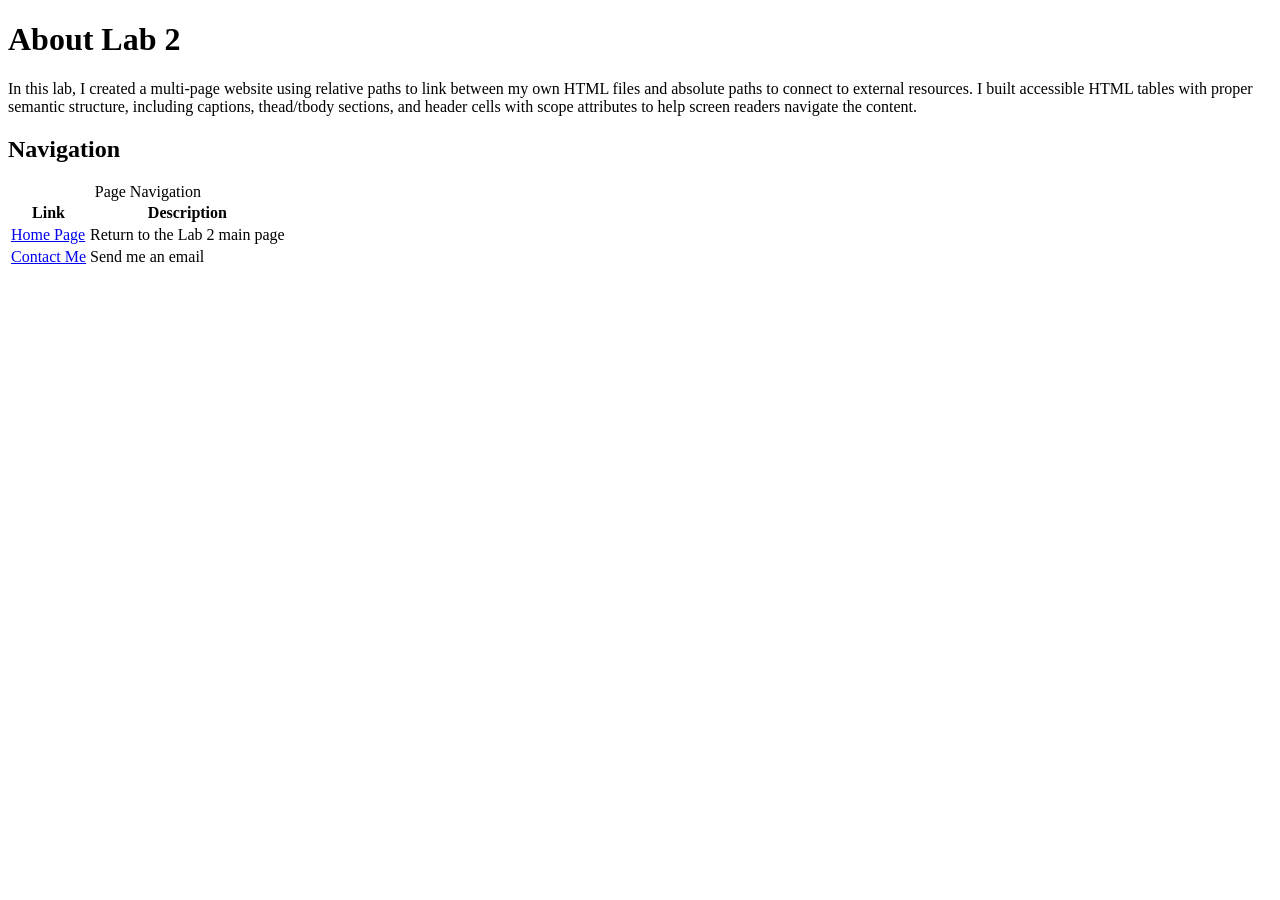
<file: lab2-about.html>
<!DOCTYPE html>

<html lang="en">

<head>

    <meta charset="UTF-8">

    <meta name="viewport" content="width=device-width, initial-scale=1.0">

    <title>Lab 2 - About</title>

</head>

<body>

    <h1>About Lab 2</h1>

    <p>In this lab, I created a multi-page website using relative paths to link between my own HTML files and absolute paths to connect to external resources. I built accessible HTML tables with proper semantic structure, including captions, thead/tbody sections, and header cells with scope attributes to help screen readers navigate the content.</p>

 

    <h2>Navigation</h2>

    <table>

        <caption>Page Navigation</caption>

        <thead>

            <tr>

                <th scope="col">Link</th>

                <th scope="col">Description</th>

            </tr>

        </thead>

        <tbody>

            <tr>

                <td><a href="lab2-home.html">Home Page</a></td>

                <td>Return to the Lab 2 main page</td>

            </tr>

            <tr>

                <td><a href="mailto:S01362935@acad.tri-c.edu">Contact Me</a></td>

                <td>Send me an email</td>

            </tr>

        </tbody>

    </table>

</body>

</html>
</file>
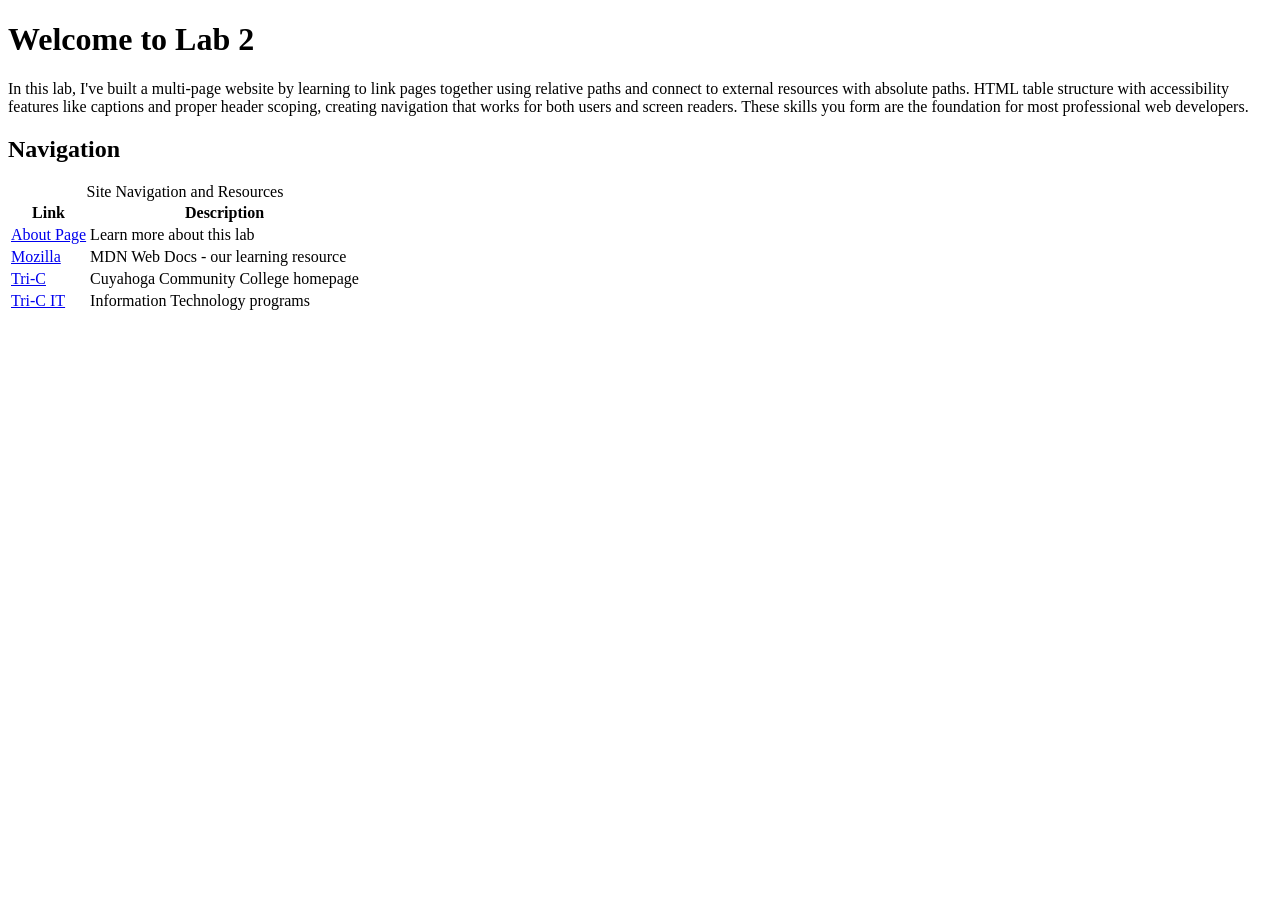
<file: lab2-home.html>
<!DOCTYPE html>

<html lang="en">

<head>

    <meta charset="UTF-8">

    <meta name="viewport" content="width=device-width, initial-scale=1.0">

    <title>Lab 2 - Home</title>

</head>

<body>

    <h1>Welcome to Lab 2</h1>

    <p>In this lab, I've built a multi-page website by learning to link pages together using relative paths and connect to external resources with absolute paths. HTML table structure with accessibility features like captions and proper header scoping, creating navigation that works for both users and screen readers. These skills you form are the foundation for most professional web developers.</p>

 

    <h2>Navigation</h2>

    <table>

        <caption>Site Navigation and Resources</caption>

        <thead>

            <tr>

                <th scope="col">Link</th>

                <th scope="col">Description</th>

            </tr>

        </thead>

        <tbody>

            <tr>

                <td><a href="lab2-about.html">About Page</a></td>

                <td>Learn more about this lab</td>

            </tr>

            <tr>

                <td><a href="https://www.mozilla.org" target="_blank">Mozilla</a></td>

                <td>MDN Web Docs - our learning resource</td>

            </tr>

            <tr>

                <td><a href="https://www.tri-c.edu" target="_blank">Tri-C</a></td>

                <td>Cuyahoga Community College homepage</td>

            </tr>

            <tr>

                <td><a href="https://www.tri-c.edu/programs/information-technology/" target="_blank">Tri-C IT</a></td>

                <td>Information Technology programs</td>

            </tr>

        </tbody>

    </table>

</body>

</html>
</file>
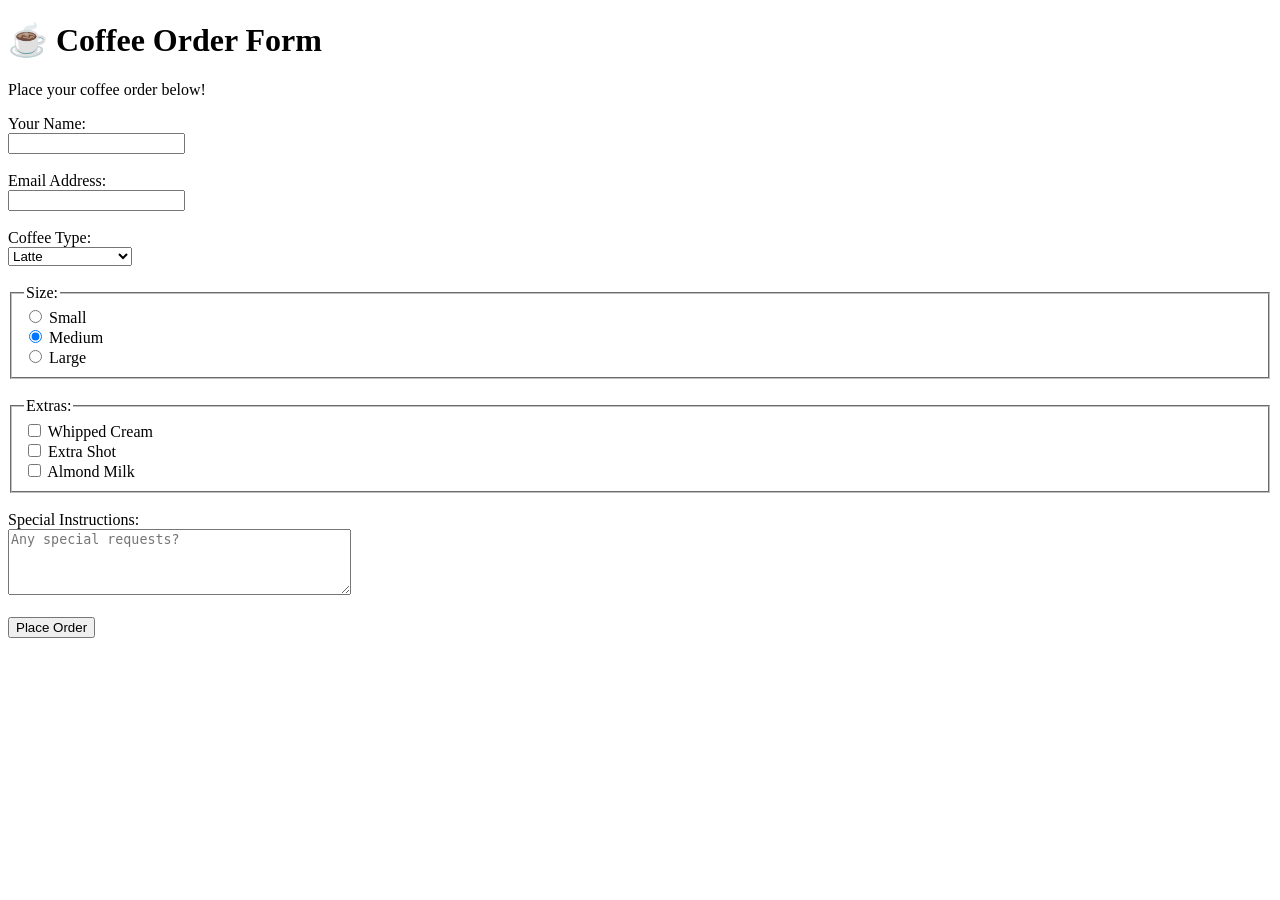
<file: lab3-forms.html>
<!DOCTYPE html>
<html lang="en">
<head>
    <meta charset="UTF-8">
    <meta name="viewport" content="width=device-width, initial-scale=1.0">
    <title>Document</title>
</head>
<body>

<h1>☕ Coffee Order Form</h1>

<p>Place your coffee order below!</p>



<form action="https://www.w3schools.com/action_page.php" method="get">



    <!-- Customer Name -->

    <label for="customer-name">Your Name:</label><br>

    <input type="text" id="customer-name" name="customer_name" required><br><br>



    <!-- Email Address -->

    <label for="email">Email Address:</label><br>

    <input type="email" id="email" name="email" required><br><br>



    <!-- Coffee Type (Dropdown) -->

    <label for="coffee-type">Coffee Type:</label><br>

    <select id="coffee-type" name="coffee_type">

        <option value="latte">Latte</option>

        <option value="cappuccino">Cappuccino</option>

        <option value="americano">Americano</option>

        <option value="espresso">Espresso</option>
       
        <option value="flat-white">Flat White</option>
        
        <option value="double-espresso">Double Espresso</option>

    </select><br><br>



    <!-- Size (Radio Buttons) -->

    <fieldset>

        <legend>Size:</legend>

        <input type="radio" id="small" name="size" value="small">

        <label for="small">Small</label><br>

        <input type="radio" id="medium" name="size" value="medium" checked>

        <label for="medium">Medium</label><br>

        <input type="radio" id="large" name="size" value="large">

        <label for="large">Large</label>

    </fieldset><br>



    <!-- Extras (Checkboxes) -->

    <fieldset>

        <legend>Extras:</legend>

        <input type="checkbox" id="whipped" name="extras" value="whipped_cream">

        <label for="whipped">Whipped Cream</label><br>

        <input type="checkbox" id="extra-shot" name="extras" value="extra_shot">

        <label for="extra-shot">Extra Shot</label><br>

        <input type="checkbox" id="caramel" name="extras" value="caramel_syrup">
        <label for="almond">Almond Milk</label>

    </fieldset><br>



    <!-- Special Instructions -->

    <label for="instructions">Special Instructions:</label><br>

    <textarea id="instructions" name="instructions" rows="4" cols="40"

              placeholder="Any special requests?"></textarea><br><br>



    <!-- Submit Button -->

    <button type="submit">Place Order</button>



</form>

</body>
</html>
</file>
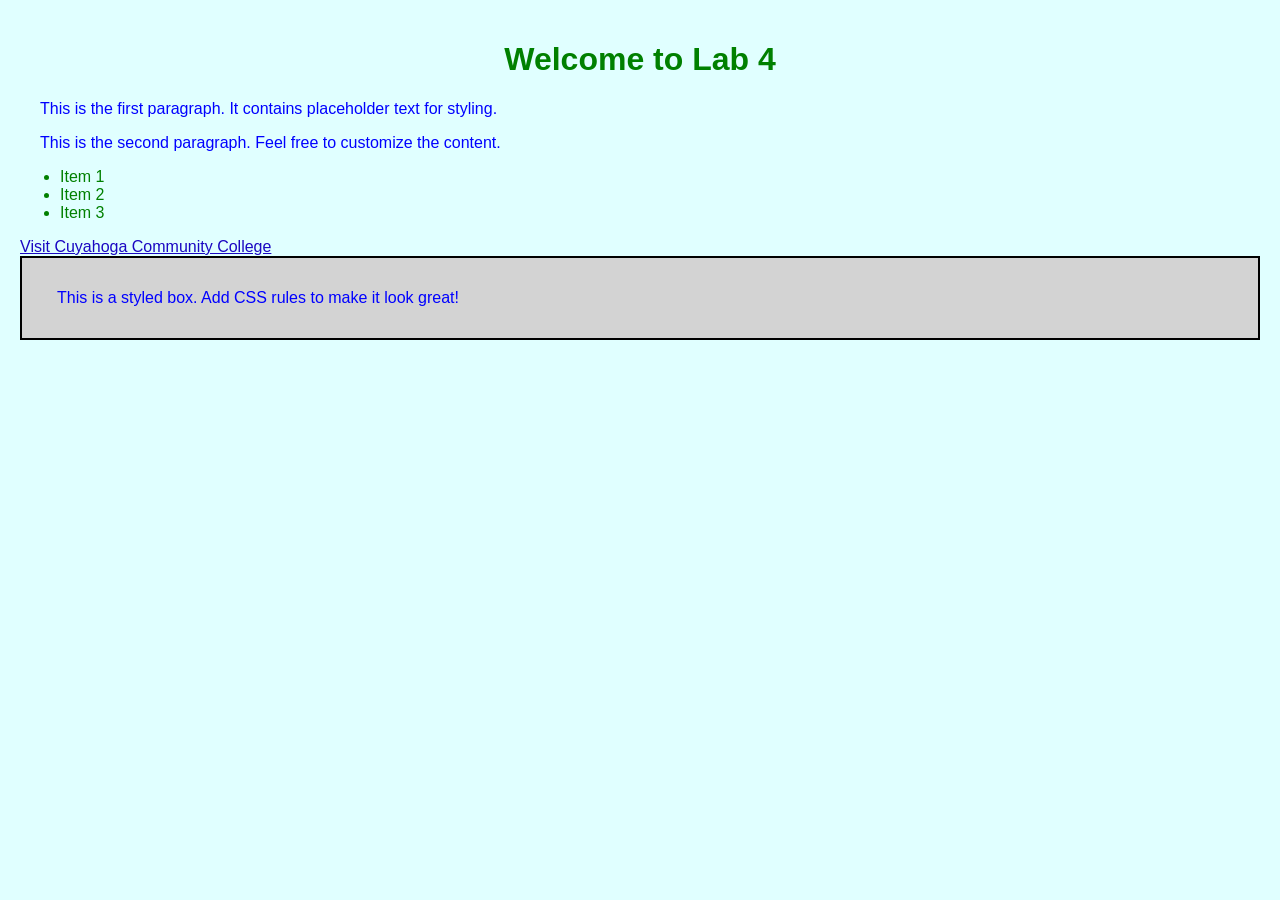
<file: lab4.html>
<!DOCTYPE html>
<html lang="en">
<head>
    <meta charset="UTF-8">
    <meta name="viewport" content="width=device-width, initial-scale=1.0">
    <title>Lab 4 - CSS Formatting Basics</title>
    <link rel="stylesheet" href="lab4-styles.css">
</head>
<body>
    <header>
        <h1>Welcome to Lab 4</h1>
    </header>

    <main>
        <p>This is the first paragraph. It contains placeholder text for styling.</p>
        <p>This is the second paragraph. Feel free to customize the content.</p>

        <ul>
            <li>Item 1</li>
            <li>Item 2</li>
            <li>Item 3</li>
        </ul>

        <a href="https://www.tri-c.edu">Visit Cuyahoga Community College</a>

        <div class="styled-box">
            <p>This is a styled box. Add CSS rules to make it look great!</p>
        </div>
    </main>
</body>
</html>
</file>
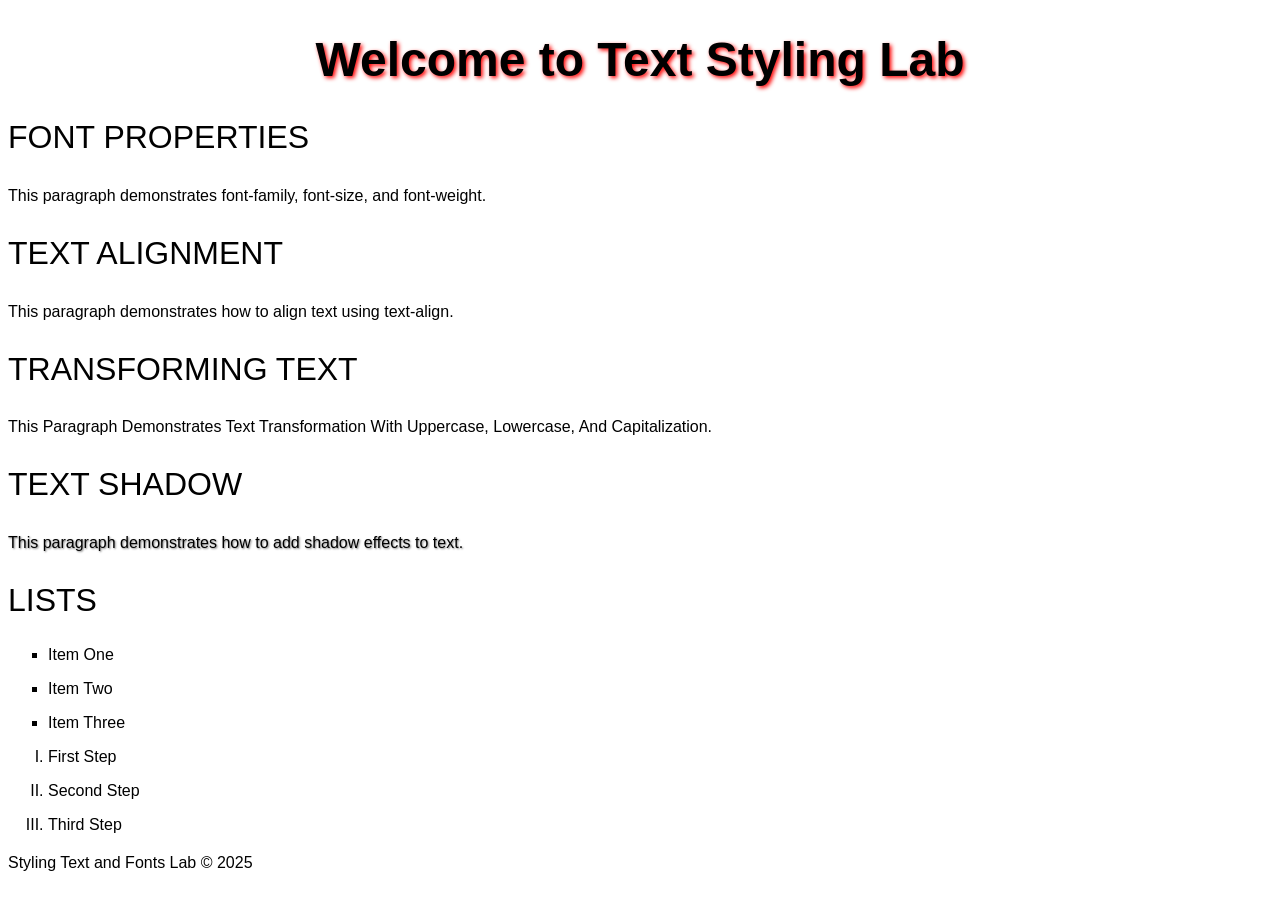
<file: lab5-text.html>
<!DOCTYPE html>
<html lang="en">
<head>
    <meta charset="UTF-8">
    <meta name="viewport" content="width=device-width, initial-scale=1.0">
    <title>Lab 5 - Styling Text and Fonts</title>
    <style>
        body {
            font-family: Arial, sans-serif;
        }
       
       
       h1 {
            
            font-size: 3rem;
            font-weight: bold;
        }
        h2 {
            font-size: 2rem;
            font-weight: 300;
        }
        h1, footer {
            text-align: center;
        }
        p {
            text-align: justify;
        }
        h2 {
            text-transform: uppercase;
        }
        .transform-section p {
            text-transform: capitalize;
        }
        h1 {
            text-shadow: 2px 2px 4px red;
        }
        .shadow-section p {
            text-shadow: 1px 1px 2px grey;
        }
        ul {
            list-style-type: square;
        }
        ol {
            list-style-type: upper-roman;
        }
        p {
            line-height: 1.6;
        }
        li {
            margin-bottom: 1rem;
        }
    </style>
</head>
<body>
    <header>
        <h1>Welcome to Text Styling Lab</h1>
    </header>
    <main>
        <section>
            <h2>Font Properties</h2>
            <p>This paragraph demonstrates font-family, font-size, and font-weight.</p>
        </section>

        <section>
            <h2>Text Alignment</h2>
            <p>This paragraph demonstrates how to align text using text-align.</p>
        </section>

        <section class="transform-section">
            <h2>Transforming Text</h2>
            <p>this paragraph demonstrates text transformation with uppercase,
               lowercase, and capitalization.</p>
        </section>

        <section class="shadow-section">
            <h2>Text Shadow</h2>
            <p>This paragraph demonstrates how to add shadow effects to text.</p>
        </section>

        <section>
            <h2>Lists</h2>
            <ul>
                <li>Item One</li>
                <li>Item Two</li>
                <li>Item Three</li>
            </ul>
            <ol>
                <li>First Step</li>
                <li>Second Step</li>
                <li>Third Step</li>
            </ol>
        </section>
    </main>

    <footer>
        <p>Styling Text and Fonts Lab © 2025</p>
    </footer>
</body>
</html>
</file>
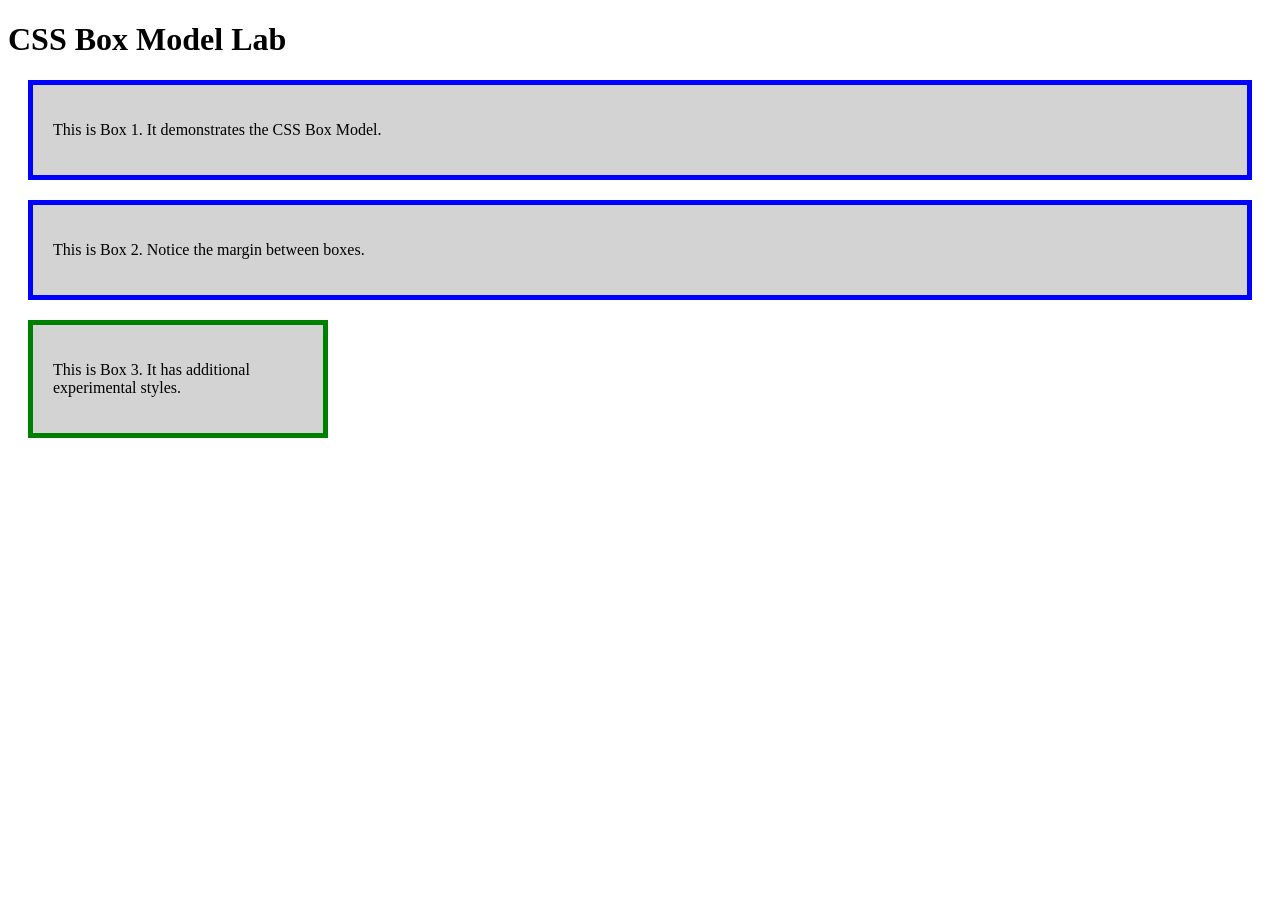
<file: lab6-boxmodel.html>
<!DOCTYPE html>
<html lang="en">
<head>
    <meta charset="UTF-8">
    <meta name="viewport" content="width=device-width, initial-scale=1.0">
    <title>Lab 6 - CSS Box Model</title>
    <style>
        /* Universal box-sizing reset (best practice) */
        * {
            box-sizing: border-box;
        }
        
        /* Base box styling */
        .box {
            border: 5px solid blue;
            padding: 20px;
            margin: 20px;
            background-color: lightgray;
        }
        
        /* Experiment with fixed width */
        .experiment {
            width: 300px;
            border-color: green;  /* Different color to distinguish */
        }
    </style>
</head>
<body>
    <h1>CSS Box Model Lab</h1>
   
    <div class="box">
        <p>This is Box 1. It demonstrates the CSS Box Model.</p>
    </div>
   
    <div class="box">
        <p>This is Box 2. Notice the margin between boxes.</p>
    </div>
   
    <div class="box experiment">
        <p>This is Box 3. It has additional experimental styles.</p>
    </div>
</body>
</html>
</file>
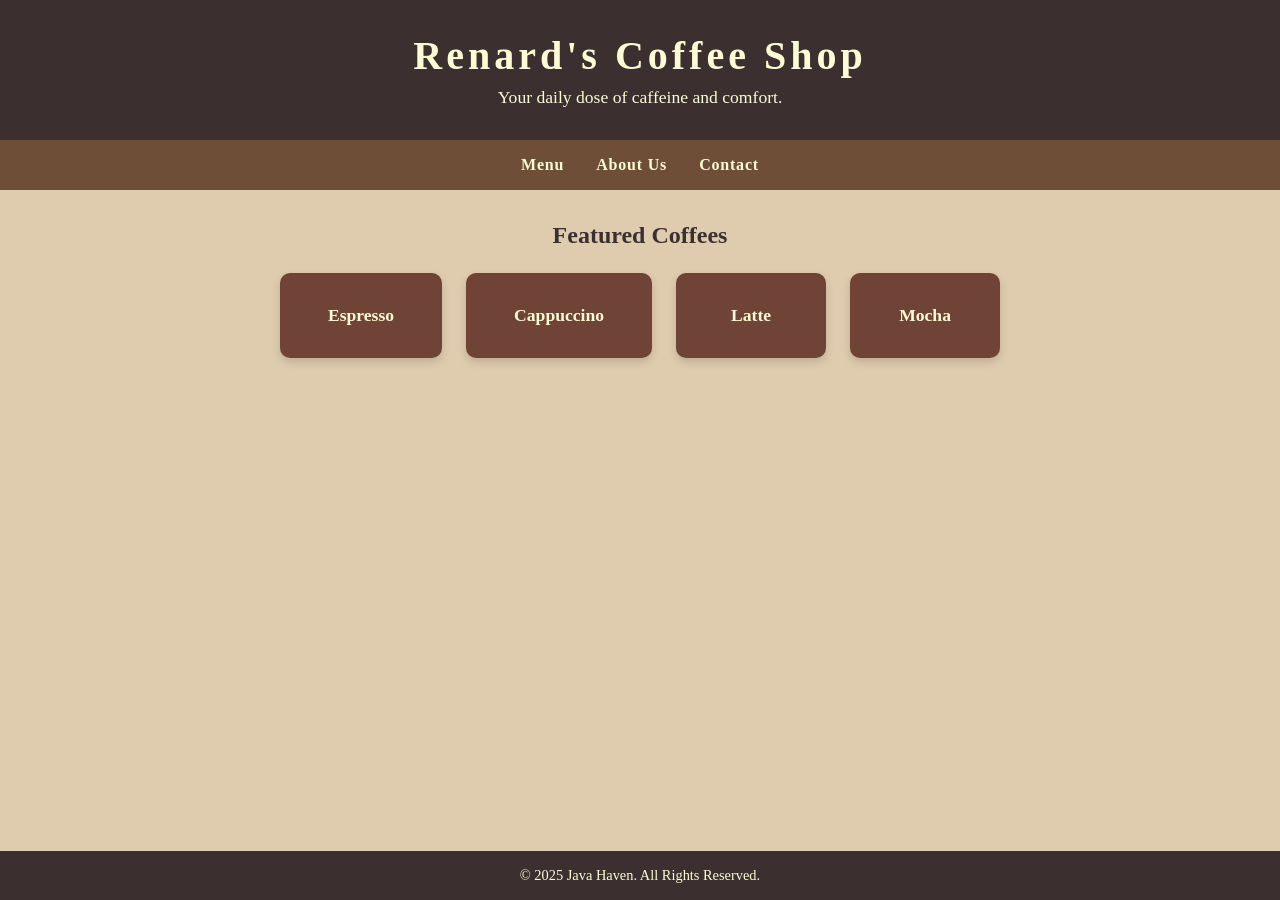
<file: lab7-coffee.html>
<!DOCTYPE html>

<html lang="en">

<head>

    <meta charset="UTF-8">

    <meta name="viewport" content="width=device-width, initial-scale=1.0">

    <title>Renard's Coffee Shop</title>

    <style>
        
        * {
          box-sizing: border-box;
          margin: 0;
          padding: 0;
        }

        body {
          font-family: "Lora", Georgia, "Times New Roman", serif;
          min-height: 100vh;
          display: grid;
          grid-template-rows: auto auto 1fr auto;
          grid-template-areas:
            "header"
            "nav"
            "main"
            "footer";
          background-color: #fdfbd4; 
        }

       
        .header {
          grid-area: header;
          background-color: #3c2f2f;
          color: #fdfbd4;           
          text-align: center;
          padding: 2rem;
        }

        .header h1 {
          font-size: 2.5rem;
          letter-spacing: 0.1em;
        }

        .header p {
          margin-top: 0.5rem;
          font-size: 1.1rem;
        }

       
        .nav {
          grid-area: nav;
          background-color: #6f4e37; 
        }

        .nav ul {
          display: flex;
          justify-content: center;
          gap: 2rem;
          list-style: none;
          padding: 1rem 0;
        }

        .nav a {
          color: #fdfbd4;
          text-decoration: none;
          font-weight: bold;
          letter-spacing: 0.05em;
        }

        .nav a:hover {
          text-decoration: underline;
        }

        
        .main-content {
          grid-area: main;
          background-color: #dfccaf; 
          padding: 2rem;
        }

        .main-content h2 {
          text-align: center;
          color: #3c2f2f;
          margin-bottom: 1.5rem;
        }

       
        .footer {
          grid-area: footer;
          background-color: #3c2f2f;
          color: #fdfbd4;
          text-align: center;
          padding: 1rem;
          font-size: 0.9rem;
        }

        
        .flex-container {
          display: flex;
          justify-content: center;
          flex-wrap: wrap;
          gap: 1.5rem;
        }

        .flex-item {
          background-color: #6f4436;
          color: #fdfbd4;
          padding: 2rem 3rem;
          border-radius: 10px;
          font-size: 1.1rem;
          font-weight: bold;
          text-align: center;
          min-width: 150px;
          box-shadow: 0 4px 8px rgba(0, 0, 0, 0.15);
        }

       
        @media (max-width: 600px) {
          .nav ul {
            flex-direction: column;
            align-items: center;
            gap: 0.5rem;
          }

          .flex-item {
            width: 100%;
          }

          .main-content {
            padding: 1.5rem 1rem;
          }
        }
    </style>

</head>

<body>

    <header class="header">

        <h1>Renard's Coffee Shop</h1>

        <p>Your daily dose of caffeine and comfort.</p>

    </header>
 

    <nav class="nav">

        <ul>

            <li><a href="#menu">Menu</a></li>

            <li><a href="#about">About Us</a></li>

            <li><a href="#contact">Contact</a></li>

        </ul>

    </nav>
 

    <main class="main-content">

        <h2>Featured Coffees</h2>

        <div class="flex-container">

            <div class="flex-item">Espresso</div>

            <div class="flex-item">Cappuccino</div>

            <div class="flex-item">Latte</div>

            <div class="flex-item">Mocha</div>

        </div>

    </main>
 

    <footer class="footer">

        <p>&copy; 2025 Java Haven. All Rights Reserved.</p>

    </footer>

</body>

</html>
</file>
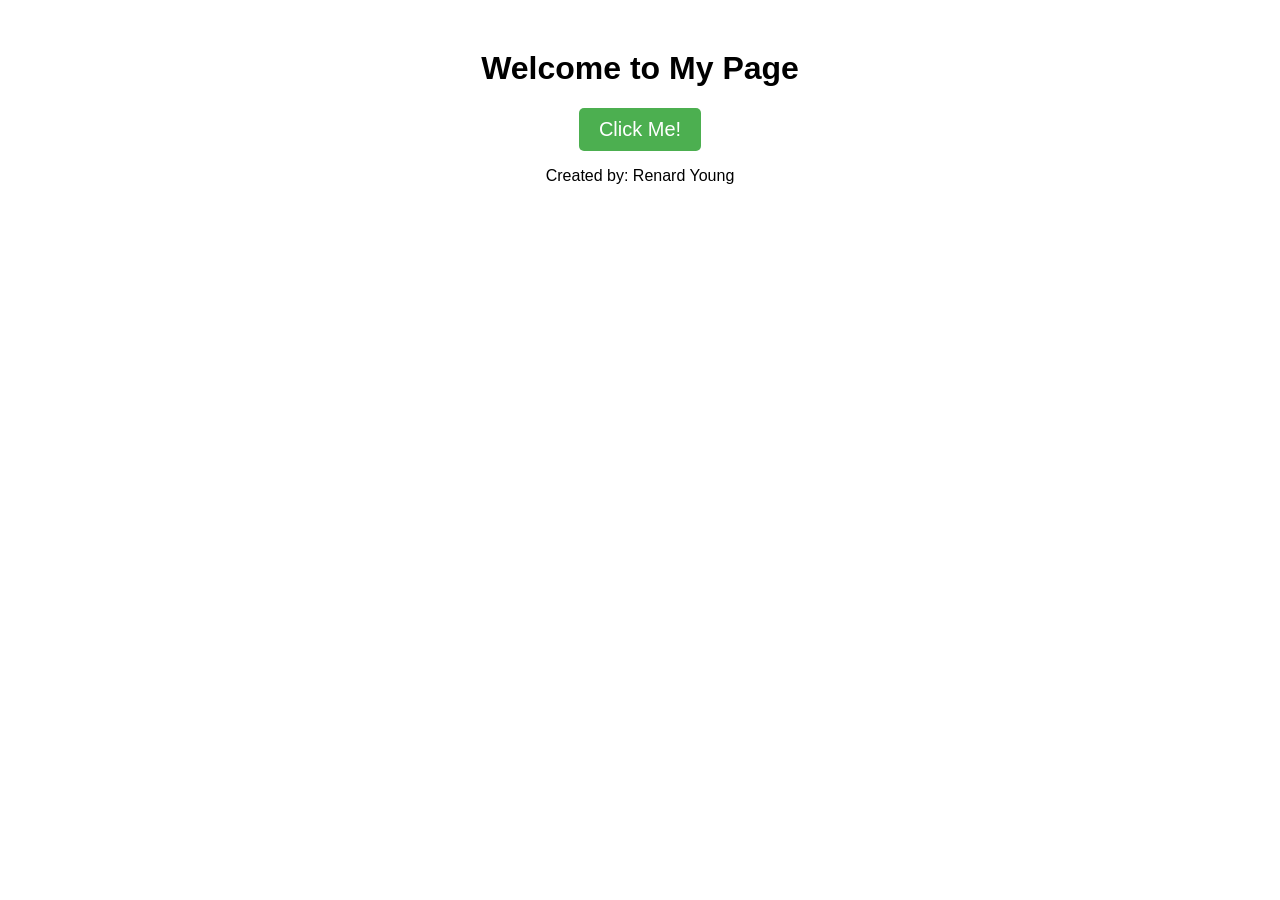
<file: lab8-javascript.html>
<!DOCTYPE html>

<html lang="en">

<head>

    <meta charset="UTF-8">

    <meta name="viewport" content="width=device-width, initial-scale=1.0">

    <title>Lab 8 - Interactive Button</title>

    <style>

        body {

            font-family: Arial, sans-serif;

            text-align: center;

            margin-top: 50px;

        }

        button {

            font-size: 20px;

            padding: 10px 20px;

            background-color: #4CAF50;

            color: white;

            border: none;

            border-radius: 5px;

            cursor: pointer;
            

        }

        button:hover {

            background-color: #45a049;

        }

    </style>

</head>

<body>

    <h1>Welcome to My Page</h1>

    <button id="nameButton">Click Me!</button>

 

    <script>

       document.write("<p>Created by: Renard Young</p>");
       const button = document.getElementById('nameButton');
       button.addEventListener('click',() => {
          const user = prompt('What is your name?');
            if (user) {
                button.textContent = `Hello, ${user}!`;
            } else {
                button.textContent = 'Click Me!';
            }
       });
       

    </script>

</body>

</html>
</file>
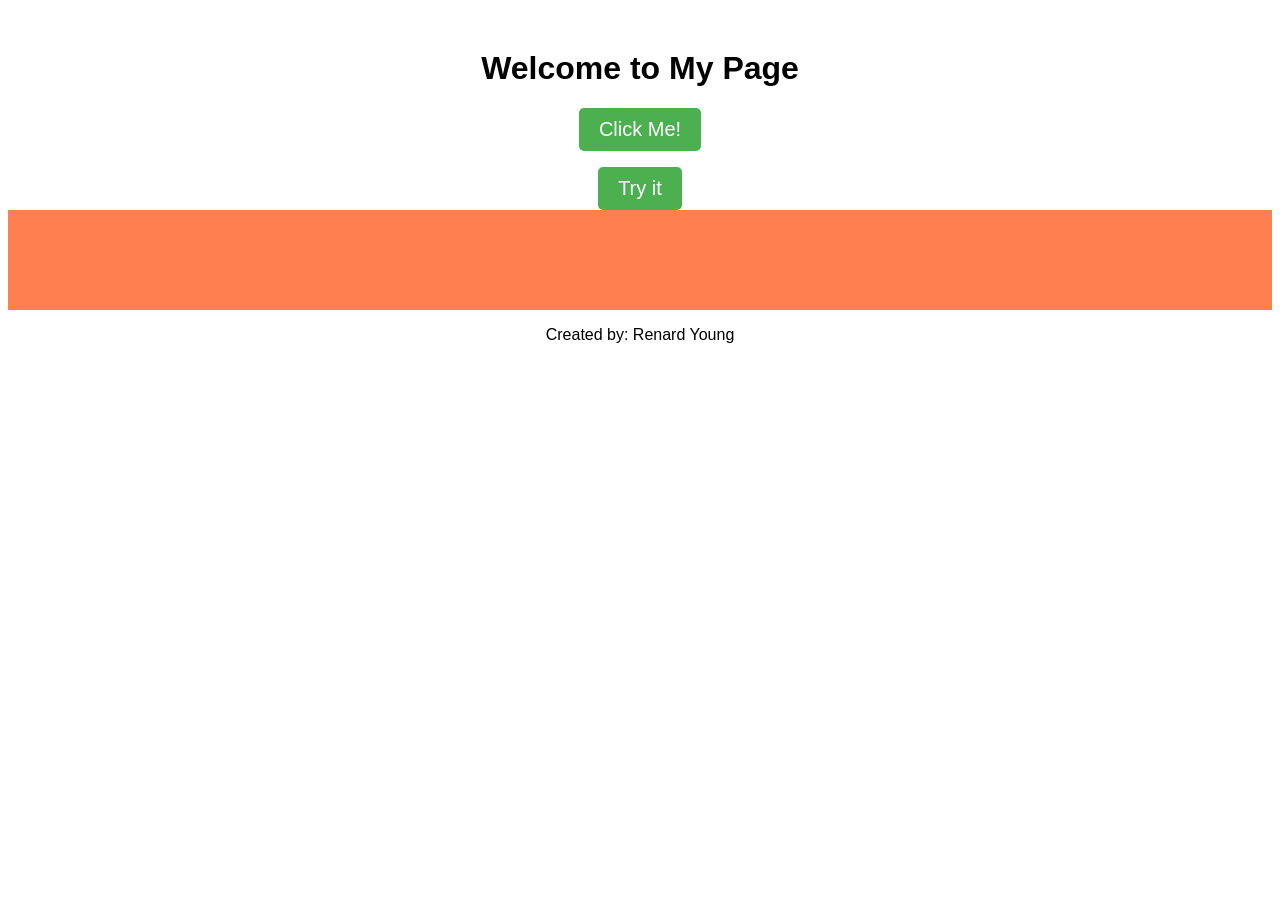
<file: lab8-javascriptbonus.html>
<!DOCTYPE html>

<html lang="en">

<head>

    <meta charset="UTF-8">

    <meta name="viewport" content="width=device-width, initial-scale=1.0">

    <title>Lab 8 - Interactive Button</title>

    <style>

        body {

            font-family: Arial, sans-serif;

            text-align: center;

            margin-top: 50px;

        }

        button {

            font-size: 20px;

            padding: 10px 20px;

            background-color: #4CAF50;

            color: white;

            border: none;

            border-radius: 5px;

            cursor: pointer;
            

        }

        button:hover {

            background-color: #45a049;

        }
    #myDIV {
    width: 300px;
    height: 300px;
    background-color: coral;
    color: white;
}
    </style>

</head>

<body>

    <h1>Welcome to My Page</h1>

    <p id="greeting"></p>

    <button id="nameButton">Click Me!</button>

    <p id="newParagraph"></p>

    <button onclick="myFunction()">Try it</button>
    <div id="myDIV" style="width:100%;height:100px;"></div>

 

    <script>

       document.write("<p>Created by: Renard Young</p>");
       const button = document.getElementById('nameButton');
       button.addEventListener('click',() => {
          const user = prompt('What is your name?');
            if (user) {
                alert(`Hello, ${user}!`);
                button.style.backgroundColor = 'red';
                document.getElementById('greeting').textContent = `Hello, ${user}!`;
                document.getElementById('newParagraph').textContent = 'Have a great day!';
            } else {
                alert('No name entered.');
                button.style.backgroundColor = '#4CAF50';
                document.getElementById('newParagraph').textContent = '';
            }
       });
    
        function myFunction() {
        const div = document.getElementById("myDIV");
        if (div.style.backgroundColor === "lightblue") {
            div.style.backgroundColor = "red";
        } else {
            div.style.backgroundColor = "lightblue";
        }
}

    </script>

</body>

</html>
</file>
<file: style.css>
/* ============================================================
   RENARD YOUNG — PROFESSIONAL PORTFOLIO
   Playfair Display + Inter — Dark editorial, burnt orange accent
   ============================================================ */

/* ── DESIGN TOKENS ──────────────────────────────────────── */
:root {
  /* Core palette */
  --bg:          #0a0c08;
  --bg-2:        #111410;
  --bg-3:        #191d14;
  --bg-4:        #1f2419;
  --accent:      #d45a00;      /* burnt orange — professional, not garish */
  --accent-lt:   #f07020;
  --gold:        #c9962a;
  --green-field: #0e2010;

  /* Text */
  --text-1:      #f2f0e8;
  --text-2:      #a8a898;
  --text-3:      #6a6a58;
  --text-inv:    #0a0c08;

  /* Borders */
  --border:      rgba(255,255,255,0.08);
  --border-acc:  rgba(212,90,0,0.25);

  /* Shadows */
  --shadow-sm:  0 2px 8px rgba(0,0,0,0.35);
  --shadow-md:  0 8px 32px rgba(0,0,0,0.5);
  --shadow-lg:  0 20px 60px rgba(0,0,0,0.6);
  --glow:       0 0 28px rgba(212,90,0,0.3);

  /* Motion */
  --ease:       cubic-bezier(0.16, 1, 0.3, 1);
  --ease-in:    cubic-bezier(0.4, 0, 1, 1);
  --dur:        200ms;

  /* Radii */
  --r-sm:  4px;
  --r:     8px;
  --r-lg:  16px;
  --r-xl:  24px;

  /* Layout */
  --nav-h:    68px;
  --max-w:    min(1180px, calc(100% - 3rem));
  --max-prose: 68ch;
}

/* ── RESET ──────────────────────────────────────────────── */
*, *::before, *::after { box-sizing: border-box; margin: 0; padding: 0; }

html {
  scroll-behavior: smooth;
  scroll-padding-top: calc(var(--nav-h) + 1rem);
  font-size: 16px;
}

body {
  background: var(--bg);
  color: var(--text-1);
  font-family: 'Inter', system-ui, sans-serif;
  font-size: clamp(0.9375rem, 1.5vw, 1rem);
  line-height: 1.7;
  overflow-x: hidden;
  -webkit-font-smoothing: antialiased;
}

img { max-width: 100%; display: block; }
a  { color: inherit; text-decoration: none; }
button { font-family: inherit; cursor: pointer; border: none; background: none; }
ul { list-style: none; }
abbr { text-decoration: none; }

/* Skip link */
.skip-link {
  position: absolute;
  top: -999px;
  left: 1rem;
  background: var(--accent);
  color: var(--text-inv);
  font-size: 0.875rem;
  font-weight: 600;
  padding: 0.5rem 1rem;
  border-radius: 0 0 var(--r) var(--r);
  z-index: 10000;
}
.skip-link:focus { top: 0; }

/* Focus ring */
:focus-visible {
  outline: 2px solid var(--accent-lt);
  outline-offset: 3px;
  border-radius: var(--r-sm);
}

/* ── SCROLL PROGRESS ────────────────────────────────────── */
#scroll-progress {
  position: fixed;
  top: 0; left: 0;
  height: 2px;
  width: 0%;
  background: linear-gradient(90deg, var(--accent), var(--gold));
  z-index: 9999;
  transition: width 80ms linear;
}

/* ── TYPOGRAPHY ─────────────────────────────────────────── */
h1, h2, h3, h4 {
  font-family: 'Playfair Display', Georgia, serif;
  font-weight: 700;
  line-height: 1.15;
  color: var(--text-1);
}

/* ── NAV ────────────────────────────────────────────────── */
.site-header {
  position: fixed;
  top: 0; left: 0; right: 0;
  height: var(--nav-h);
  z-index: 1000;
  background: rgba(10, 12, 8, 0.88);
  backdrop-filter: blur(20px) saturate(1.4);
  border-bottom: 1px solid var(--border);
  transition: box-shadow 0.3s var(--ease);
}
.site-header.scrolled { box-shadow: 0 4px 40px rgba(0,0,0,0.5); }

.nav-inner {
  max-width: var(--max-w);
  margin: 0 auto;
  height: 100%;
  display: flex;
  align-items: center;
  justify-content: space-between;
  padding: 0 1.5rem;
  gap: 2rem;
}

/* Logo */
.logo-mark {
  display: flex;
  align-items: center;
  gap: 0.75rem;
  flex-shrink: 0;
  transition: opacity var(--dur);
}
.logo-mark:hover { opacity: 0.85; }
.logo-name {
  font-family: 'Playfair Display', serif;
  font-weight: 700;
  font-size: 1.05rem;
  color: var(--text-1);
  white-space: nowrap;
}

/* Nav links */
.nav-links {
  display: flex;
  align-items: center;
  gap: 0.25rem;
}
.nav-link {
  font-size: 0.8125rem;
  font-weight: 500;
  letter-spacing: 0.04em;
  color: var(--text-2);
  padding: 0.4rem 0.75rem;
  border-radius: var(--r-sm);
  text-transform: uppercase;
  transition: color var(--dur), background var(--dur);
  position: relative;
}
.nav-link:hover { color: var(--text-1); }
.nav-link.active { color: var(--accent-lt); }
.nav-link.active::after {
  content: '';
  position: absolute;
  bottom: -2px; left: 0.75rem; right: 0.75rem;
  height: 1px;
  background: var(--accent);
}
.cta-nav {
  background: var(--accent);
  color: var(--text-inv) !important;
  font-weight: 600;
  padding: 0.45rem 1rem;
}
.cta-nav:hover { background: var(--accent-lt); }
.cta-nav.active::after { display: none; }

/* Hamburger */
.hamburger {
  display: none;
  flex-direction: column;
  gap: 5px;
  padding: 8px;
}
.hamburger span {
  display: block;
  width: 22px; height: 1.5px;
  background: var(--text-1);
  border-radius: 2px;
  transition: transform 0.3s var(--ease), opacity 0.3s;
}
.hamburger.open span:nth-child(1) { transform: translateY(6.5px) rotate(45deg); }
.hamburger.open span:nth-child(2) { opacity: 0; }
.hamburger.open span:nth-child(3) { transform: translateY(-6.5px) rotate(-45deg); }

/* Mobile nav */
.mobile-nav {
  position: fixed;
  inset: 0;
  top: var(--nav-h);
  background: rgba(10,12,8,0.97);
  backdrop-filter: blur(20px);
  z-index: 999;
  display: flex;
  align-items: center;
  justify-content: center;
  opacity: 0;
  visibility: hidden;
  transform: translateY(-8px);
  transition: opacity 0.3s var(--ease), visibility 0.3s, transform 0.3s var(--ease);
}
.mobile-nav.open { opacity: 1; visibility: visible; transform: translateY(0); }
.mobile-nav ul { display: flex; flex-direction: column; gap: 1.5rem; text-align: center; }
.mobile-link {
  font-family: 'Playfair Display', serif;
  font-size: clamp(2rem, 6vw, 3rem);
  color: var(--text-2);
  transition: color var(--dur);
}
.mobile-link:hover { color: var(--accent-lt); }

/* ── BUTTONS ────────────────────────────────────────────── */
.btn-primary {
  display: inline-flex;
  align-items: center;
  gap: 0.5rem;
  background: var(--accent);
  color: var(--text-inv);
  font-family: 'Inter', sans-serif;
  font-size: 0.875rem;
  font-weight: 600;
  letter-spacing: 0.03em;
  padding: 0.85rem 2rem;
  border-radius: var(--r);
  transition: background var(--dur), transform var(--dur), box-shadow var(--dur);
}
.btn-primary:hover  { background: var(--accent-lt); transform: translateY(-1px); box-shadow: var(--glow); }
.btn-primary:active { transform: translateY(0); box-shadow: none; }

.btn-ghost {
  display: inline-flex;
  align-items: center;
  gap: 0.5rem;
  background: transparent;
  color: var(--text-1);
  font-family: 'Inter', sans-serif;
  font-size: 0.875rem;
  font-weight: 500;
  letter-spacing: 0.03em;
  padding: 0.85rem 2rem;
  border-radius: var(--r);
  border: 1px solid var(--border);
  transition: border-color var(--dur), color var(--dur), transform var(--dur);
}
.btn-ghost:hover { border-color: var(--accent); color: var(--accent-lt); transform: translateY(-1px); }
.btn-ghost:active { transform: translateY(0); }

/* ── SECTION SCAFFOLDING ────────────────────────────────── */
.section { padding: clamp(5rem, 10vw, 8rem) 0; }
.section-alt { background: var(--bg-2); }

.container {
  max-width: var(--max-w);
  margin: 0 auto;
  padding: 0 1.5rem;
}

.section-meta {
  display: flex;
  align-items: center;
  gap: 1rem;
  margin-bottom: 1rem;
}
.section-index {
  font-family: 'Space Mono', monospace;
  font-size: 0.7rem;
  color: var(--accent);
  letter-spacing: 0.1em;
}
.section-rule {
  flex: 1;
  max-width: 60px;
  height: 1px;
  background: var(--accent);
  opacity: 0.5;
}
.section-title {
  font-size: clamp(2rem, 5vw, 3.25rem);
  margin-bottom: 0.5rem;
}
.section-sub {
  color: var(--text-2);
  max-width: var(--max-prose);
  margin-bottom: 3rem;
  font-size: 1rem;
}

/* Reveal animation */
.reveal {
  opacity: 0;
  transform: translateY(20px);
  transition: opacity 0.65s var(--ease), transform 0.65s var(--ease);
}
.reveal.visible { opacity: 1; transform: translateY(0); }

/* ── HERO ───────────────────────────────────────────────── */
.hero-section {
  position: relative;
  min-height: 100svh;
  display: flex;
  flex-direction: column;
  justify-content: center;
  padding-top: var(--nav-h);
  overflow: hidden;
}

#hero-canvas {
  position: absolute;
  inset: 0;
  width: 100%; height: 100%;
  z-index: 0;
}

.hero-layout {
  position: relative;
  z-index: 1;
  max-width: var(--max-w);
  margin: 0 auto;
  padding: 5rem 1.5rem 4rem;
  display: grid;
  grid-template-columns: 1fr auto;
  gap: 4rem;
  align-items: center;
}

.hero-content { max-width: 640px; }

.hero-eyebrow {
  font-family: 'Space Mono', monospace;
  font-size: 0.75rem;
  letter-spacing: 0.12em;
  text-transform: uppercase;
  color: var(--accent);
  margin-bottom: 1.5rem;
}

.hero-name {
  font-family: 'Playfair Display', serif;
  font-weight: 900;
  line-height: 0.9;
  margin-bottom: 1.5rem;
  display: flex;
  flex-direction: column;
}
.name-first {
  font-size: clamp(3.5rem, 9vw, 7rem);
  color: var(--text-1);
  animation: slideDown 0.7s 0.2s var(--ease) both;
}
.name-last {
  font-size: clamp(3.5rem, 9vw, 7rem);
  color: var(--accent);
  animation: slideDown 0.7s 0.35s var(--ease) both;
}
@keyframes slideDown {
  from { opacity: 0; transform: translateY(-24px); }
  to   { opacity: 1; transform: translateY(0); }
}

.hero-role {
  font-family: 'Space Mono', monospace;
  font-size: clamp(0.875rem, 2vw, 1rem);
  color: var(--gold);
  letter-spacing: 0.04em;
  min-height: 1.6em;
  margin-bottom: 1.5rem;
  animation: fadeUp 0.6s 0.8s both;
}
.type-cursor {
  display: inline-block;
  width: 2px; height: 1em;
  background: var(--accent);
  vertical-align: middle;
  margin-left: 2px;
  animation: blink 0.8s step-end infinite;
}
@keyframes blink { 0%,100% { opacity: 1; } 50% { opacity: 0; } }

.hero-summary {
  color: var(--text-2);
  line-height: 1.8;
  max-width: 560px;
  margin-bottom: 2.5rem;
  animation: fadeUp 0.6s 1s both;
}

.hero-actions {
  display: flex;
  gap: 1rem;
  flex-wrap: wrap;
  animation: fadeUp 0.6s 1.2s both;
}

@keyframes fadeUp {
  from { opacity: 0; transform: translateY(12px); }
  to   { opacity: 1; transform: translateY(0); }
}

/* Stat card */
.stat-card {
  background: rgba(25, 29, 20, 0.8);
  border: 1px solid var(--border-acc);
  border-radius: var(--r-lg);
  padding: 1.75rem;
  min-width: 230px;
  backdrop-filter: blur(16px);
  animation: slideLeft 0.7s 1.2s var(--ease) both;
  box-shadow: var(--shadow-md), var(--glow);
}
@keyframes slideLeft {
  from { opacity: 0; transform: translateX(30px); }
  to   { opacity: 1; transform: translateX(0); }
}

.stat-card-header {
  display: flex;
  justify-content: space-between;
  align-items: baseline;
  padding-bottom: 1rem;
  margin-bottom: 1rem;
  border-bottom: 1px solid var(--border);
}
.stat-jersey-num {
  font-family: 'Playfair Display', serif;
  font-weight: 900;
  font-size: 2rem;
  color: var(--accent);
}
.stat-player-name {
  font-family: 'Space Mono', monospace;
  font-size: 0.75rem;
  letter-spacing: 0.15em;
  color: var(--text-2);
}

.stat-grid {
  display: grid;
  grid-template-columns: 1fr 1fr;
  gap: 1.25rem;
}
.stat-cell { text-align: center; }
.stat-val {
  display: block;
  font-family: 'Playfair Display', serif;
  font-size: 2.25rem;
  font-weight: 900;
  color: var(--text-1);
  line-height: 1;
}
.stat-lbl {
  display: block;
  font-size: 0.65rem;
  font-weight: 500;
  letter-spacing: 0.08em;
  text-transform: uppercase;
  color: var(--text-3);
  margin-top: 0.3rem;
}

/* Scroll indicator */
.scroll-indicator {
  position: absolute;
  bottom: 2.5rem;
  left: 50%;
  transform: translateX(-50%);
  z-index: 2;
  display: flex;
  flex-direction: column;
  align-items: center;
  gap: 0.4rem;
  font-family: 'Space Mono', monospace;
  font-size: 0.6rem;
  letter-spacing: 0.15em;
  text-transform: uppercase;
  color: var(--text-3);
  animation: fadeIn 1s 2s both;
}
@keyframes fadeIn { from { opacity: 0; } to { opacity: 1; } }

/* ── TICKER ─────────────────────────────────────────────── */
.ticker-bar {
  background: var(--accent);
  overflow: hidden;
  white-space: nowrap;
  padding: 0.55rem 0;
  border-top: 1px solid rgba(255,255,255,0.1);
  border-bottom: 1px solid rgba(0,0,0,0.2);
}
.ticker-track {
  display: inline-flex;
  align-items: center;
  gap: 2rem;
  animation: scroll-ticker 32s linear infinite;
}
.ticker-bar:hover .ticker-track { animation-play-state: paused; }
@keyframes scroll-ticker {
  from { transform: translateX(0); }
  to   { transform: translateX(-50%); }
}
.tick {
  font-family: 'Inter', sans-serif;
  font-size: 0.75rem;
  font-weight: 600;
  letter-spacing: 0.06em;
  text-transform: uppercase;
  color: #0a0c08;
}
.sep {
  font-weight: 300;
  opacity: 0.4;
  color: #0a0c08;
}

/* ── ABOUT ──────────────────────────────────────────────── */
.about-layout {
  display: grid;
  grid-template-columns: 260px 1fr;
  gap: 5rem;
  align-items: start;
}

/* Jersey */
.jersey-wrap {
  display: flex;
  flex-direction: column;
  align-items: center;
  gap: 1.5rem;
}
.jersey {
  width: 220px;
  position: relative;
}
.jersey-collar {
  width: 64px;
  height: 20px;
  background: var(--bg-3);
  border: 2px solid var(--accent);
  border-bottom: none;
  border-radius: 4px 4px 0 0;
  margin: 0 auto;
  position: relative;
  z-index: 1;
}
.jersey-body {
  background: linear-gradient(160deg, var(--accent) 0%, var(--accent-lt) 45%, var(--accent) 100%);
  clip-path: polygon(18% 0%, 82% 0%, 100% 6%, 100% 100%, 0% 100%, 0% 6%);
  padding: 2.5rem 1.5rem 2rem;
  text-align: center;
  border-radius: 4px;
  box-shadow: var(--shadow-lg), var(--glow);
  transition: transform 0.35s var(--ease), box-shadow 0.35s var(--ease);
}
.jersey-body:hover {
  transform: translateY(-6px) rotate(-0.5deg);
  box-shadow: 0 32px 80px rgba(0,0,0,0.6), 0 0 48px rgba(212,90,0,0.5);
}
.jersey-num {
  display: block;
  font-family: 'Playfair Display', serif;
  font-weight: 900;
  font-size: 4.5rem;
  color: rgba(0,0,0,0.55);
  line-height: 1;
  text-shadow: 0 2px 0 rgba(255,255,255,0.08);
}
.jersey-name-tag {
  display: block;
  font-family: 'Space Mono', monospace;
  font-size: 1rem;
  letter-spacing: 0.2em;
  color: rgba(0,0,0,0.6);
  margin-top: 0.25rem;
}
.jersey-hem {
  height: 8px;
  background: rgba(0,0,0,0.2);
  border-radius: 0 0 4px 4px;
}
.jersey-badges {
  display: flex;
  flex-wrap: wrap;
  gap: 0.5rem;
  justify-content: center;
}
.badge {
  background: rgba(212, 90, 0, 0.1);
  border: 1px solid var(--border-acc);
  color: var(--accent-lt);
  font-size: 0.7rem;
  font-weight: 600;
  letter-spacing: 0.05em;
  padding: 0.3rem 0.75rem;
  border-radius: 999px;
  text-transform: uppercase;
}

/* About copy */
.about-copy { display: flex; flex-direction: column; gap: 1.25rem; }
.about-lead {
  font-family: 'Playfair Display', serif;
  font-size: clamp(1.1rem, 2vw, 1.25rem);
  color: var(--text-1);
  line-height: 1.65;
}
.about-copy p { color: var(--text-2); line-height: 1.85; }

.contact-row {
  display: flex;
  flex-wrap: wrap;
  gap: 1rem;
  margin-top: 0.5rem;
  padding-top: 1.5rem;
  border-top: 1px solid var(--border);
}
.contact-link {
  display: inline-flex;
  align-items: center;
  gap: 0.5rem;
  font-size: 0.85rem;
  color: var(--text-2);
  transition: color var(--dur);
}
.contact-link:hover { color: var(--accent-lt); }
.contact-link.static { cursor: default; }
.contact-link svg { color: var(--accent); flex-shrink: 0; }

/* ── SKILLS ─────────────────────────────────────────────── */
.tab-bar {
  display: flex;
  gap: 0;
  border-bottom: 1px solid var(--border);
  margin-bottom: 2.5rem;
  flex-wrap: wrap;
}
.tab-btn {
  font-family: 'Inter', sans-serif;
  font-size: 0.8125rem;
  font-weight: 500;
  letter-spacing: 0.04em;
  text-transform: uppercase;
  color: var(--text-2);
  padding: 0.75rem 1.5rem;
  position: relative;
  transition: color var(--dur);
}
.tab-btn::after {
  content: '';
  position: absolute;
  bottom: -1px; left: 0; right: 0;
  height: 2px;
  background: var(--accent);
  transform: scaleX(0);
  transform-origin: left;
  transition: transform var(--dur) var(--ease);
}
.tab-btn:hover { color: var(--text-1); }
.tab-btn.active { color: var(--accent-lt); }
.tab-btn.active::after { transform: scaleX(1); }

.tab-panel { }
.tab-panel.hidden { display: none; }

.skills-intro {
  max-width: var(--max-prose);
  margin-bottom: 2.5rem;
}
.skills-intro p { color: var(--text-2); font-size: 0.9375rem; line-height: 1.8; }

/* Skill bars */
.skill-bars { display: flex; flex-direction: column; gap: 2rem; max-width: 760px; }
.skill-row {}
.skill-label-row {
  display: flex;
  justify-content: space-between;
  align-items: baseline;
  margin-bottom: 0.5rem;
  gap: 1rem;
}
.skill-name {
  font-size: 0.875rem;
  font-weight: 500;
  color: var(--text-1);
}
.skill-pct {
  font-family: 'Space Mono', monospace;
  font-size: 0.75rem;
  color: var(--accent);
  flex-shrink: 0;
}
.skill-track {
  height: 6px;
  background: rgba(255,255,255,0.06);
  border-radius: 999px;
  overflow: hidden;
}
.skill-fill {
  height: 100%;
  width: 0;
  background: linear-gradient(90deg, var(--accent), var(--gold));
  border-radius: 999px;
  transition: width 1s var(--ease);
}

/* Skill cards */
.skill-cards {
  display: grid;
  grid-template-columns: repeat(auto-fill, minmax(260px, 1fr));
  gap: 1.5rem;
}
.skill-card {
  background: var(--bg-3);
  border: 1px solid var(--border);
  border-radius: var(--r-lg);
  padding: 2rem;
  transition: border-color var(--dur), transform var(--dur), box-shadow var(--dur);
}
.skill-card:hover {
  border-color: var(--border-acc);
  transform: translateY(-3px);
  box-shadow: var(--shadow-md);
}
.skill-card-title {
  font-family: 'Playfair Display', serif;
  font-size: 1.05rem;
  font-weight: 700;
  color: var(--text-1);
  margin-bottom: 0.75rem;
}
.skill-card p { font-size: 0.875rem; color: var(--text-2); line-height: 1.75; }

/* ── EXPERIENCE TIMELINE ────────────────────────────────── */
.timeline {
  position: relative;
  padding-left: 2rem;
  margin-bottom: 4rem;
}
.timeline::before {
  content: '';
  position: absolute;
  left: 7px; top: 0; bottom: 0;
  width: 1px;
  background: linear-gradient(180deg, var(--accent) 0%, rgba(212,90,0,0.1) 100%);
}

.tl-item {
  position: relative;
  margin-bottom: 2.5rem;
}
.tl-item:last-child { margin-bottom: 0; }

.tl-marker {
  position: absolute;
  left: -30px;
  top: 1.4rem;
  width: 14px; height: 14px;
  background: var(--accent);
  border-radius: 50%;
  border: 3px solid var(--bg);
  box-shadow: 0 0 0 1px var(--accent);
}

.tl-card {
  background: var(--bg-2);
  border: 1px solid var(--border);
  border-radius: var(--r-lg);
  padding: 1.75rem 2rem;
  transition: border-color var(--dur), transform var(--dur), box-shadow var(--dur);
}
.tl-card:hover {
  border-color: var(--border-acc);
  transform: translateX(4px);
  box-shadow: var(--shadow-md);
}

.tl-top {
  display: flex;
  justify-content: space-between;
  align-items: flex-start;
  gap: 1rem;
  margin-bottom: 0.25rem;
  flex-wrap: wrap;
}
.tl-role {
  font-family: 'Playfair Display', serif;
  font-size: 1.1rem;
  font-weight: 700;
  color: var(--text-1);
}
.tl-org {
  font-size: 0.8125rem;
  font-weight: 500;
  color: var(--accent-lt);
  margin-top: 0.2rem;
}
.tl-meta {
  display: flex;
  flex-direction: column;
  align-items: flex-end;
  gap: 0.4rem;
  flex-shrink: 0;
}
.tl-badge {
  font-family: 'Space Mono', monospace;
  font-size: 0.6rem;
  font-weight: 700;
  letter-spacing: 0.1em;
  text-transform: uppercase;
  padding: 0.25rem 0.65rem;
  border-radius: 999px;
}
.tl-badge.current  { background: rgba(212,90,0,0.15); color: var(--accent-lt); border: 1px solid var(--border-acc); }
.tl-badge.intern   { background: rgba(201,150,42,0.12); color: var(--gold); border: 1px solid rgba(201,150,42,0.25); }
.tl-badge.ops,
.tl-badge.manufacturing { background: rgba(255,255,255,0.05); color: var(--text-2); border: 1px solid var(--border); }
.tl-date {
  font-family: 'Space Mono', monospace;
  font-size: 0.65rem;
  color: var(--text-3);
  letter-spacing: 0.04em;
}

.tl-bullets {
  margin: 1rem 0;
  display: flex;
  flex-direction: column;
  gap: 0.5rem;
  padding-left: 1rem;
  list-style: disc;
  list-style-position: outside;
}
.tl-bullets li {
  font-size: 0.875rem;
  color: var(--text-2);
  line-height: 1.7;
  padding-left: 0.25rem;
}
.tl-bullets li::marker { color: var(--accent); }

.tl-tags {
  display: flex;
  flex-wrap: wrap;
  gap: 0.5rem;
  margin-top: 0.5rem;
}
.tag {
  font-size: 0.7rem;
  font-weight: 500;
  color: var(--text-3);
  background: rgba(255,255,255,0.04);
  border: 1px solid var(--border);
  border-radius: var(--r-sm);
  padding: 0.2rem 0.6rem;
  letter-spacing: 0.03em;
}

/* Education */
.edu-block {}
.edu-heading {
  font-family: 'Playfair Display', serif;
  font-size: 1.4rem;
  margin-bottom: 1.25rem;
}
.edu-card {
  background: var(--bg-2);
  border: 1px solid var(--border);
  border-radius: var(--r-lg);
  padding: 1.5rem 2rem;
  display: flex;
  justify-content: space-between;
  align-items: center;
  gap: 2rem;
  flex-wrap: wrap;
}
.edu-school {
  font-family: 'Playfair Display', serif;
  font-weight: 700;
  font-size: 1.05rem;
  color: var(--text-1);
}
.edu-loc { font-size: 0.85rem; color: var(--text-2); margin-top: 0.25rem; }
.edu-dates {
  font-family: 'Space Mono', monospace;
  font-size: 0.75rem;
  color: var(--accent);
  display: block;
  margin-bottom: 0.3rem;
}
.edu-note { font-size: 0.85rem; color: var(--text-2); }

/* ── PROJECTS ───────────────────────────────────────────── */
.filter-row {
  display: flex;
  gap: 0.5rem;
  flex-wrap: wrap;
  margin-bottom: 2.5rem;
}
.filter-btn {
  font-family: 'Inter', sans-serif;
  font-size: 0.75rem;
  font-weight: 500;
  letter-spacing: 0.05em;
  text-transform: uppercase;
  color: var(--text-2);
  background: rgba(255,255,255,0.04);
  border: 1px solid var(--border);
  border-radius: 999px;
  padding: 0.45rem 1.1rem;
  transition: background var(--dur), border-color var(--dur), color var(--dur);
}
.filter-btn.active,
.filter-btn:hover {
  background: rgba(212,90,0,0.1);
  border-color: var(--border-acc);
  color: var(--accent-lt);
}

.projects-grid {
  display: grid;
  grid-template-columns: repeat(auto-fill, minmax(320px, 1fr));
  gap: 1.5rem;
}
.proj-card {
  background: var(--bg-3);
  border: 1px solid var(--border);
  border-radius: var(--r-lg);
  padding: 2rem;
  display: flex;
  flex-direction: column;
  gap: 1rem;
  transition: border-color var(--dur), transform var(--dur), box-shadow var(--dur), opacity 0.25s;
}
.proj-card:hover {
  border-color: var(--border-acc);
  transform: translateY(-4px);
  box-shadow: var(--shadow-md);
}
.proj-card.filtered { opacity: 0; pointer-events: none; height: 0; overflow: hidden; padding: 0; margin: 0; border: none; min-height: 0; }

.proj-num {
  font-family: 'Space Mono', monospace;
  font-size: 0.65rem;
  color: var(--accent);
  letter-spacing: 0.1em;
}
.proj-body { flex: 1; }
.proj-title {
  font-family: 'Playfair Display', serif;
  font-size: 1.1rem;
  font-weight: 700;
  color: var(--text-1);
  margin-bottom: 0.6rem;
}
.proj-desc {
  font-size: 0.875rem;
  color: var(--text-2);
  line-height: 1.75;
  margin-bottom: 1rem;
}
.proj-tags { display: flex; flex-wrap: wrap; gap: 0.4rem; }
.ptag {
  font-size: 0.68rem;
  font-weight: 600;
  letter-spacing: 0.04em;
  color: var(--accent-lt);
  background: rgba(212,90,0,0.08);
  border: 1px solid rgba(212,90,0,0.18);
  border-radius: var(--r-sm);
  padding: 0.2rem 0.55rem;
}
.proj-link {
  display: inline-flex;
  align-items: center;
  gap: 0.4rem;
  font-size: 0.8rem;
  font-weight: 600;
  color: var(--text-2);
  align-self: flex-start;
  transition: color var(--dur), gap var(--dur);
}
.proj-link:hover { color: var(--accent-lt); gap: 0.65rem; }

/* ── QUOTE ──────────────────────────────────────────────── */
.quote-section {
  position: relative;
  background: var(--green-field);
  border-top: 1px solid rgba(255,255,255,0.05);
  border-bottom: 1px solid rgba(255,255,255,0.05);
}
.quote-section::before {
  content: '';
  position: absolute; inset: 0;
  background: repeating-linear-gradient(
    90deg,
    rgba(255,255,255,0.02) 0px, rgba(255,255,255,0.02) 1px,
    transparent 1px, transparent 80px
  );
  pointer-events: none;
}

.quote-widget { max-width: 740px; position: relative; }
.quote-text {
  font-family: 'Playfair Display', serif;
  font-size: clamp(1.2rem, 3vw, 1.6rem);
  font-weight: 700;
  font-style: italic;
  color: var(--text-1);
  line-height: 1.55;
  margin-bottom: 1.25rem;
  transition: opacity 0.35s var(--ease);
}
.quote-cite {
  display: block;
  font-family: 'Space Mono', monospace;
  font-size: 0.75rem;
  letter-spacing: 0.1em;
  text-transform: uppercase;
  color: var(--accent);
  margin-bottom: 2rem;
  font-style: normal;
  transition: opacity 0.35s var(--ease);
}

/* ── QUIZ / TRIVIA ──────────────────────────────────────── */
.quiz-card, .draft-card {
  max-width: 680px;
  background: var(--bg-3);
  border: 1px solid var(--border);
  border-radius: var(--r-xl);
  padding: clamp(1.75rem, 4vw, 3rem);
  min-height: 340px;
  display: flex;
  flex-direction: column;
  justify-content: center;
}

.quiz-screen, .draft-screen {
  display: flex;
  flex-direction: column;
  gap: 1.25rem;
  align-items: flex-start;
  width: 100%;
}
.quiz-screen.hidden, .draft-screen.hidden { display: none; }

.quiz-prompt, .quiz-q-text, .draft-q-text {
  font-family: 'Playfair Display', serif;
  font-size: clamp(1rem, 2.5vw, 1.2rem);
  color: var(--text-1);
  line-height: 1.55;
}
.quiz-prompt { color: var(--text-2); font-style: italic; font-family: 'Inter', sans-serif; font-size: 0.9375rem; }

.quiz-progress-bar {
  width: 100%;
  height: 3px;
  background: rgba(255,255,255,0.07);
  border-radius: 999px;
  overflow: hidden;
}
.quiz-progress-fill {
  height: 100%;
  background: var(--accent);
  border-radius: 999px;
  transition: width 0.4s var(--ease);
  width: 0%;
}

.quiz-status-row {
  display: flex;
  justify-content: space-between;
  width: 100%;
  font-family: 'Space Mono', monospace;
  font-size: 0.7rem;
  color: var(--text-3);
  letter-spacing: 0.06em;
}
.quiz-status-row strong { color: var(--accent); }

.quiz-options, .draft-opts {
  display: grid;
  grid-template-columns: 1fr 1fr;
  gap: 0.75rem;
  width: 100%;
}
.draft-opts { grid-template-columns: 1fr; }

.q-opt, .d-opt {
  background: var(--bg-4);
  border: 1px solid var(--border);
  border-radius: var(--r);
  color: var(--text-1);
  font-family: 'Inter', sans-serif;
  font-size: 0.875rem;
  font-weight: 500;
  padding: 0.9rem 1.1rem;
  text-align: left;
  line-height: 1.4;
  cursor: pointer;
  transition: border-color var(--dur), background var(--dur), transform var(--dur);
}
.q-opt:hover:not(:disabled), .d-opt:hover {
  border-color: var(--border-acc);
  background: rgba(212,90,0,0.06);
  transform: translateY(-1px);
}
.q-opt:disabled { cursor: default; }
.q-opt.correct { border-color: #3d9954; background: rgba(61,153,84,0.1); color: #5fba77; }
.q-opt.wrong   { border-color: #994040; background: rgba(153,64,64,0.1); color: #c96060; }

.quiz-feedback {
  width: 100%;
  font-size: 0.875rem;
  font-weight: 500;
  padding: 0.85rem 1.1rem;
  border-radius: var(--r);
  line-height: 1.5;
}
.quiz-feedback.hidden { display: none; }
.quiz-feedback.ok  { background: rgba(61,153,84,0.1); color: #5fba77; border: 1px solid rgba(61,153,84,0.25); }
.quiz-feedback.err { background: rgba(153,64,64,0.1); color: #c96060; border: 1px solid rgba(153,64,64,0.2); }

.quiz-result-label {
  font-family: 'Space Mono', monospace;
  font-size: 0.7rem;
  letter-spacing: 0.15em;
  text-transform: uppercase;
  color: var(--text-3);
}
.quiz-final-score {
  font-family: 'Playfair Display', serif;
  font-size: 5rem;
  font-weight: 900;
  color: var(--accent);
  line-height: 1;
}
.quiz-denom { font-size: 2.5rem; color: var(--text-3); }
.quiz-result-msg { font-size: 0.9375rem; color: var(--text-2); }

/* Draft result */
.draft-result-pos {
  font-family: 'Playfair Display', serif;
  font-size: clamp(2rem, 5vw, 3.5rem);
  font-weight: 900;
  color: var(--accent);
  letter-spacing: 0.04em;
}
.draft-result-desc { font-size: 0.9375rem; color: var(--text-2); max-width: 480px; line-height: 1.75; }
.draft-traits { display: flex; flex-wrap: wrap; gap: 0.5rem; }
.draft-trait {
  font-size: 0.7rem;
  font-weight: 600;
  letter-spacing: 0.06em;
  text-transform: uppercase;
  color: var(--accent-lt);
  background: rgba(212,90,0,0.08);
  border: 1px solid rgba(212,90,0,0.2);
  border-radius: 999px;
  padding: 0.3rem 0.75rem;
}

/* ── CONTACT ────────────────────────────────────────────── */
.contact-layout {
  display: grid;
  grid-template-columns: 280px 1fr;
  gap: 4rem;
  align-items: start;
}

.info-card {
  background: var(--bg-3);
  border: 1px solid var(--border);
  border-radius: var(--r-lg);
  padding: 2rem;
}
.info-card-title {
  font-family: 'Playfair Display', serif;
  font-size: 0.9rem;
  font-weight: 700;
  letter-spacing: 0.06em;
  text-transform: uppercase;
  color: var(--text-3);
  margin-bottom: 1.25rem;
}
.info-list { display: flex; flex-direction: column; gap: 1rem; }
.info-list li {
  display: flex;
  align-items: center;
  gap: 0.75rem;
  font-size: 0.875rem;
  color: var(--text-2);
}
.info-list a { transition: color var(--dur); }
.info-list a:hover { color: var(--accent-lt); }
.info-list svg { color: var(--accent); flex-shrink: 0; }

/* Form */
.contact-form { display: flex; flex-direction: column; gap: 1.25rem; }
.form-row { display: grid; grid-template-columns: 1fr 1fr; gap: 1.25rem; }
.field-group { display: flex; flex-direction: column; gap: 0.4rem; }
.field-group label {
  font-size: 0.75rem;
  font-weight: 600;
  letter-spacing: 0.06em;
  text-transform: uppercase;
  color: var(--text-2);
}
.field-group abbr { color: var(--accent); }
.field-group input,
.field-group textarea {
  background: var(--bg-3);
  border: 1px solid var(--border);
  border-radius: var(--r);
  color: var(--text-1);
  font-family: 'Inter', sans-serif;
  font-size: 0.9375rem;
  padding: 0.8rem 1rem;
  width: 100%;
  outline: none;
  transition: border-color var(--dur), box-shadow var(--dur);
  resize: vertical;
}
.field-group input::placeholder,
.field-group textarea::placeholder { color: var(--text-3); }
.field-group input:focus,
.field-group textarea:focus {
  border-color: var(--accent);
  box-shadow: 0 0 0 3px rgba(212,90,0,0.12);
}
.field-group input.err,
.field-group textarea.err {
  border-color: #994040;
  box-shadow: 0 0 0 3px rgba(153,64,64,0.1);
}
.field-err {
  font-size: 0.75rem;
  color: #c96060;
  min-height: 1em;
}

.form-submit { width: 100%; justify-content: center; padding: 1rem; font-size: 0.9375rem; }
.btn-loading { display: none; }
.form-submit.loading .btn-text { display: none; }
.form-submit.loading .btn-loading { display: block; }

.form-success {
  display: flex;
  align-items: center;
  gap: 0.75rem;
  background: rgba(61,153,84,0.08);
  border: 1px solid rgba(61,153,84,0.25);
  color: #5fba77;
  border-radius: var(--r);
  padding: 1rem 1.25rem;
  font-size: 0.875rem;
  font-weight: 500;
}
.form-success.hidden { display: none; }

/* ── FOOTER ─────────────────────────────────────────────── */
.site-footer {
  background: var(--bg-2);
  border-top: 2px solid var(--accent);
  padding: 2rem 0;
}
.footer-inner {
  display: flex;
  align-items: center;
  justify-content: space-between;
  gap: 1.5rem;
  flex-wrap: wrap;
}
.footer-left { display: flex; align-items: center; gap: 0.75rem; }
.footer-name {
  font-size: 0.85rem;
  color: var(--text-2);
  font-weight: 500;
}
.footer-copy { font-size: 0.75rem; color: var(--text-3); }

.back-top {
  display: flex;
  align-items: center;
  gap: 0.4rem;
  font-family: 'Space Mono', monospace;
  font-size: 0.65rem;
  letter-spacing: 0.1em;
  text-transform: uppercase;
  color: var(--text-2);
  padding: 0.5rem 0.9rem;
  border: 1px solid var(--border);
  border-radius: var(--r);
  transition: border-color var(--dur), color var(--dur), transform var(--dur);
}
.back-top:hover { border-color: var(--accent); color: var(--accent-lt); transform: translateY(-2px); }

/* ── RESPONSIVE ─────────────────────────────────────────── */
@media (max-width: 960px) {
  .hero-layout { grid-template-columns: 1fr; gap: 3rem; padding: 3rem 1.5rem 3rem; }
  .stat-card { width: 100%; max-width: 360px; }
  .about-layout { grid-template-columns: 1fr; gap: 3rem; }
  .jersey-wrap { flex-direction: row; align-items: center; gap: 2rem; }
  .contact-layout { grid-template-columns: 1fr; }
}

@media (max-width: 768px) {
  .nav-links { display: none; }
  .hamburger { display: flex; }
  .form-row { grid-template-columns: 1fr; }
  .quiz-options { grid-template-columns: 1fr; }
  .timeline { padding-left: 1.5rem; }
  .tl-marker { left: -24px; }
}

@media (max-width: 540px) {
  .hero-name { gap: 0; }
  .hero-actions { flex-direction: column; align-items: flex-start; }
  .jersey-wrap { flex-direction: column; }
  .quiz-card, .draft-card { padding: 1.5rem; }
  .projects-grid { grid-template-columns: 1fr; }
}

/* ── REDUCED MOTION ─────────────────────────────────────── */
@media (prefers-reduced-motion: reduce) {
  *, *::before, *::after {
    animation-duration: 0.01ms !important;
    animation-iteration-count: 1 !important;
    transition-duration: 0.01ms !important;
  }
  html { scroll-behavior: auto; }
  .ticker-track { animation: none; }
}
</file>
<file: lab4-styles.css>
body {
    font-family: Arial, sans-serif;
    background-color: lightcyan;
    margin: 0;
    padding: 20px;
}
h1 {
    color: green;
    text-align: center;
}
p {
    color:blue;
    padding: 0% 20px;
}
li {
    color: green;
    
}
a {
    color: #1a07c2;
}
a :hover {
   text-decoration: none;
}
.styled-box {
    background-color: lightgray;
    border: 2px solid black;
    padding: 15px;
}
</file>
